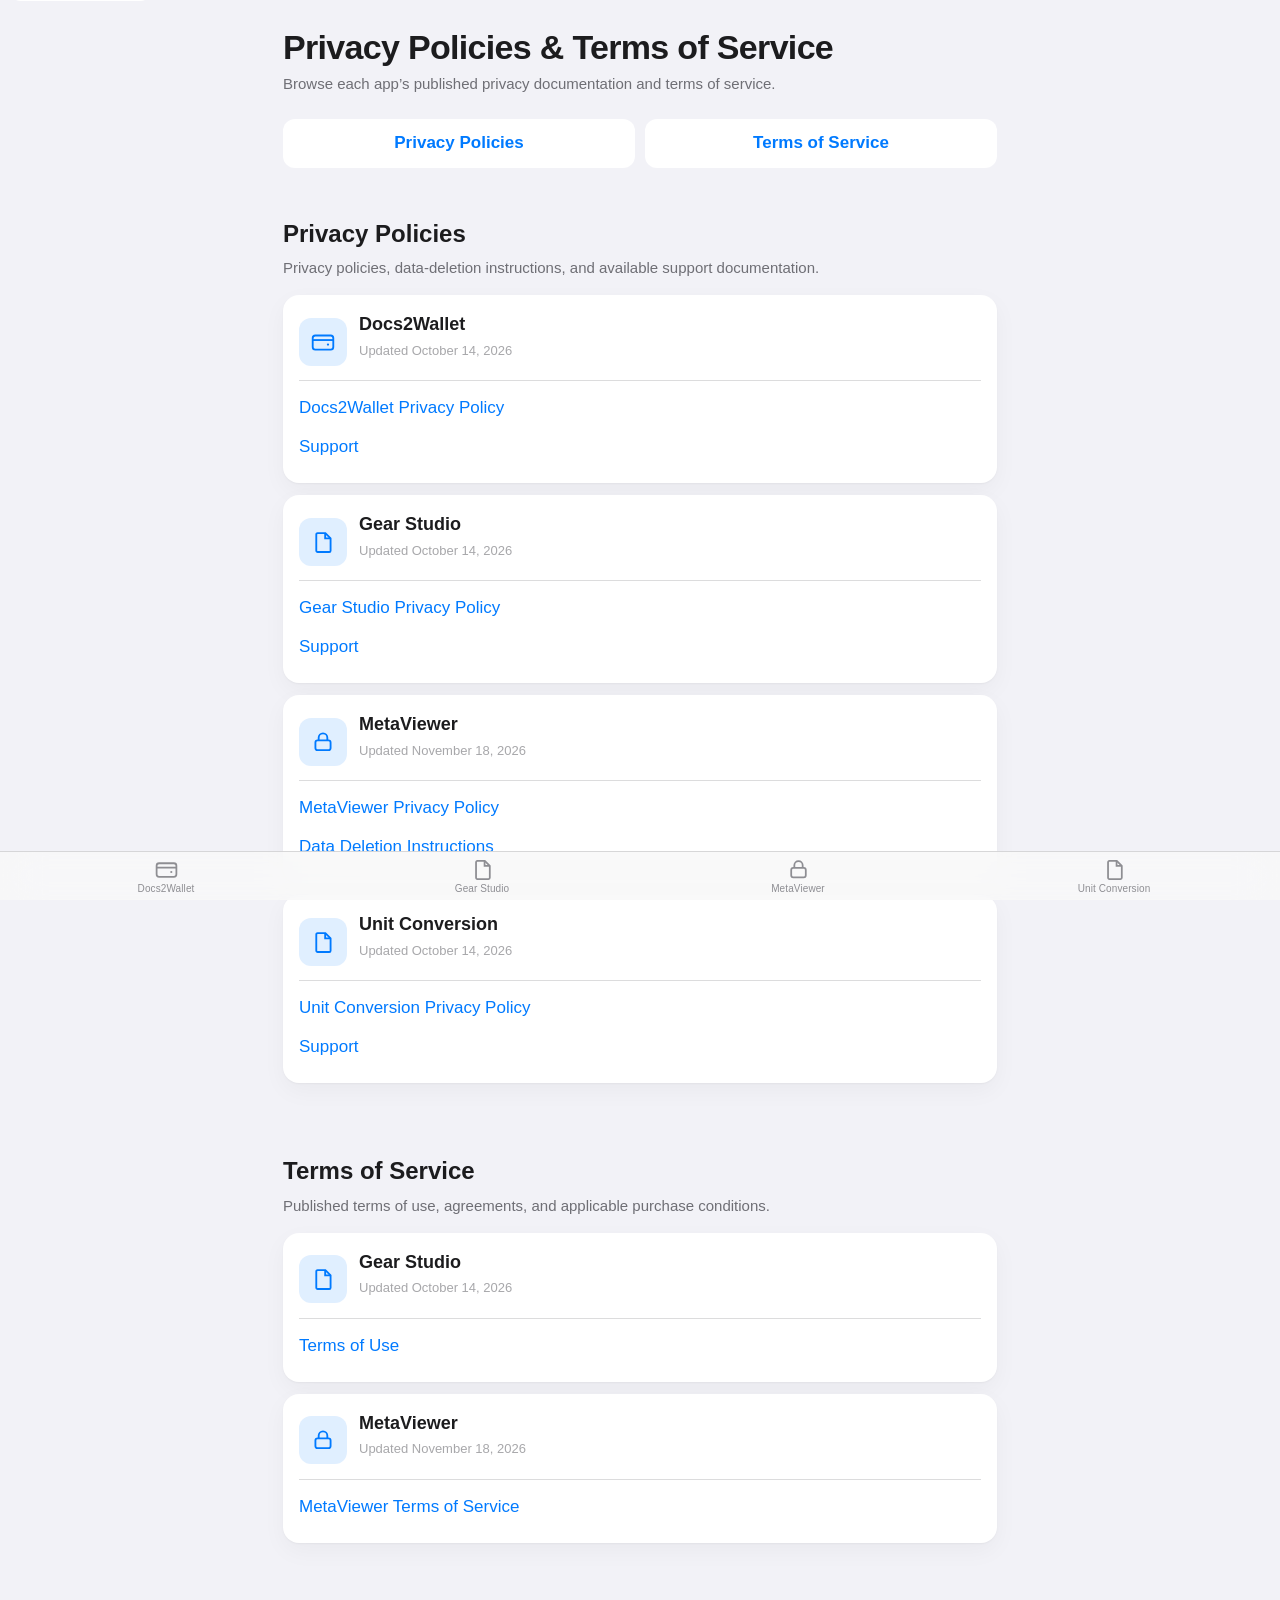
<file: index.html>
<!DOCTYPE html>
<html lang="en">
<head>
  <meta charset="utf-8">
  <meta name="viewport" content="width=device-width, initial-scale=1, viewport-fit=cover">
  <meta name="description" content="Privacy policies for apps distributed under this Apple developer account.">
  <title>Privacy Policies & Terms of Service</title>
  <link rel="icon" href="assets/favicon.svg" type="image/svg+xml">
  <link rel="stylesheet" href="assets/site.css">
</head>
<body data-view="library">
  <a class="skip" href="#library">Skip to policies</a>
  <div class="frame">
    <header class="title-block">
      <h1>Privacy Policies &amp; Terms of Service</h1>
      <p class="lede">Browse each app’s published privacy documentation and terms of service.</p>
    </header>
    <p class="status" id="library-status">Loading legal documents…</p>
    <div class="library" id="library"></div>
    <noscript>
      <div class="library">
        <a class="card" href="Docs_to_Wallet_Privacy_Policy/">
          <span>
            <span class="card-title">Docs2Wallet</span>
            <span class="card-summary">How Docs2Wallet handles your documents and the Apple pass it signs with this developer certificate.</span>
            <span class="card-meta">Updated September 29, 2026</span>
          </span>
        </a>
      </div>
    </noscript>
  </div>
  <nav class="tab-bar" id="tab-bar" aria-label="App legal documents"></nav>
  <script src="assets/site.js"></script>
</body>
</html>
</file>
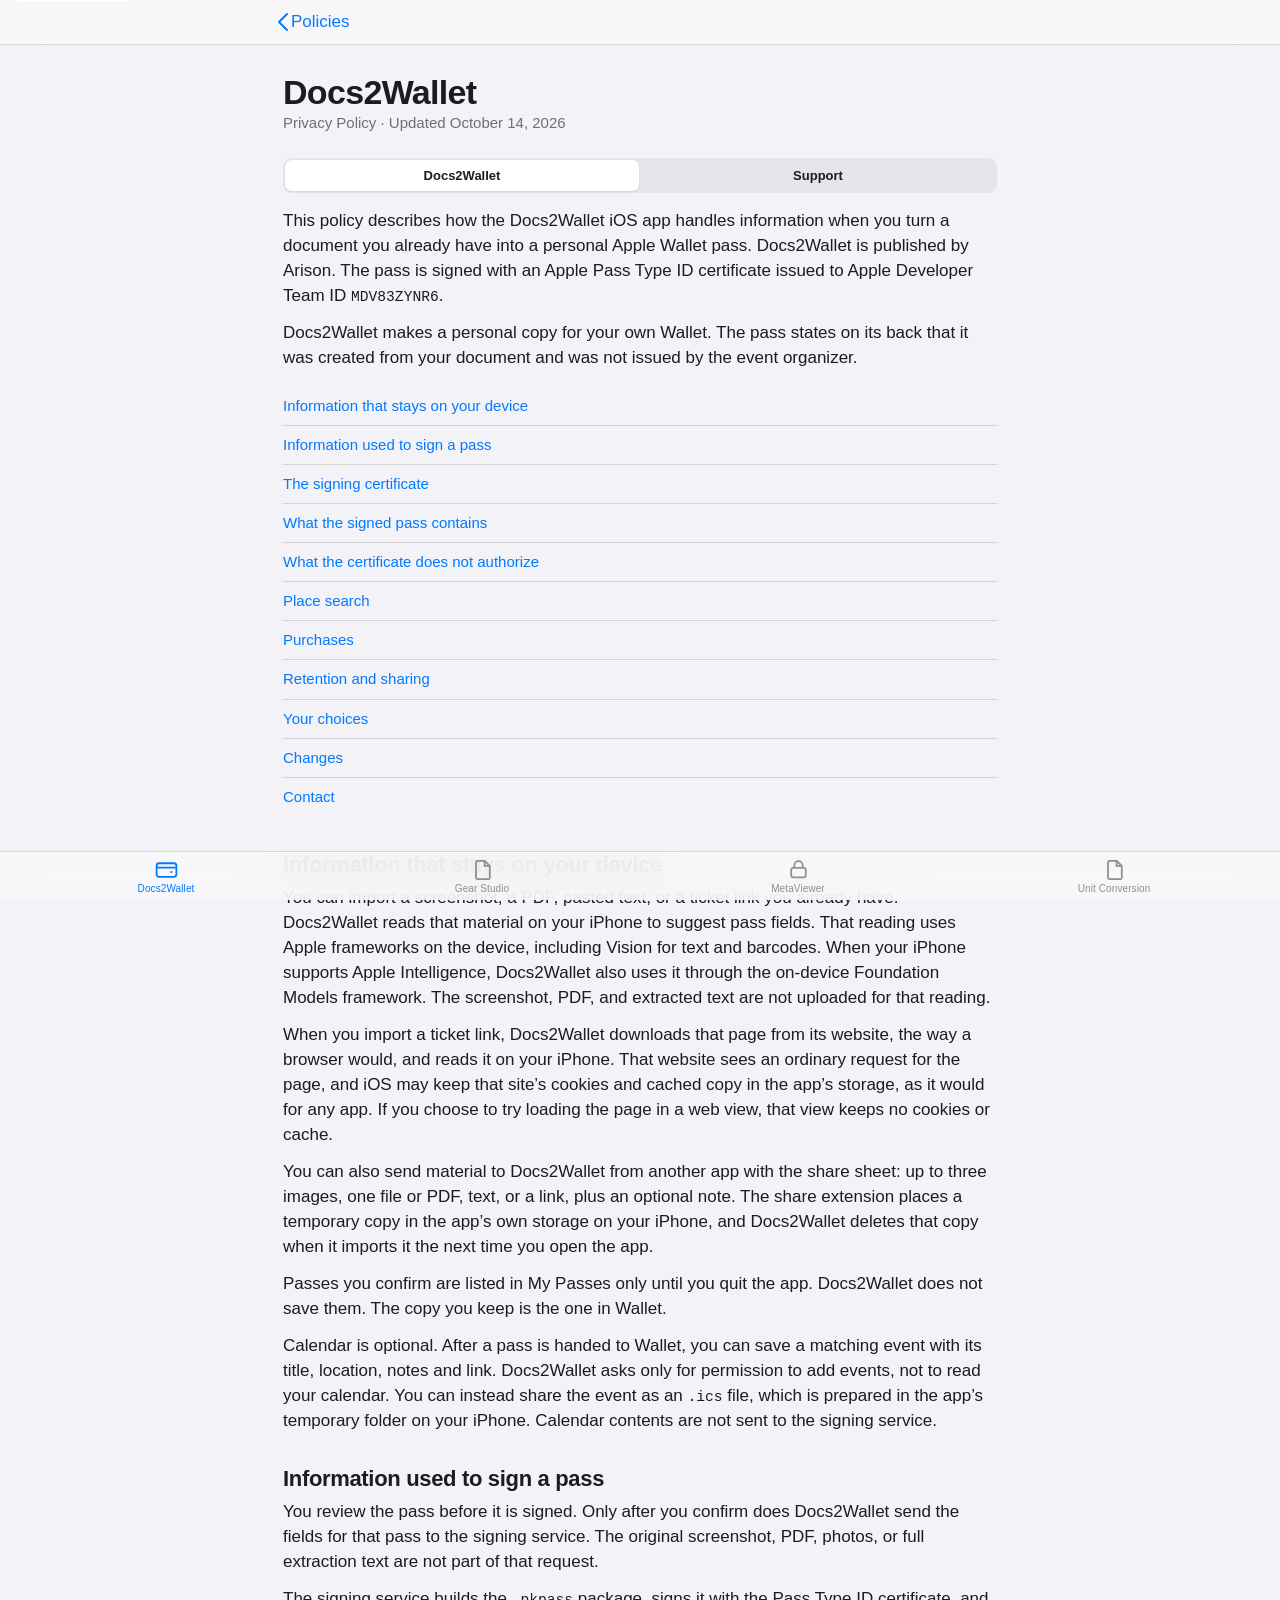
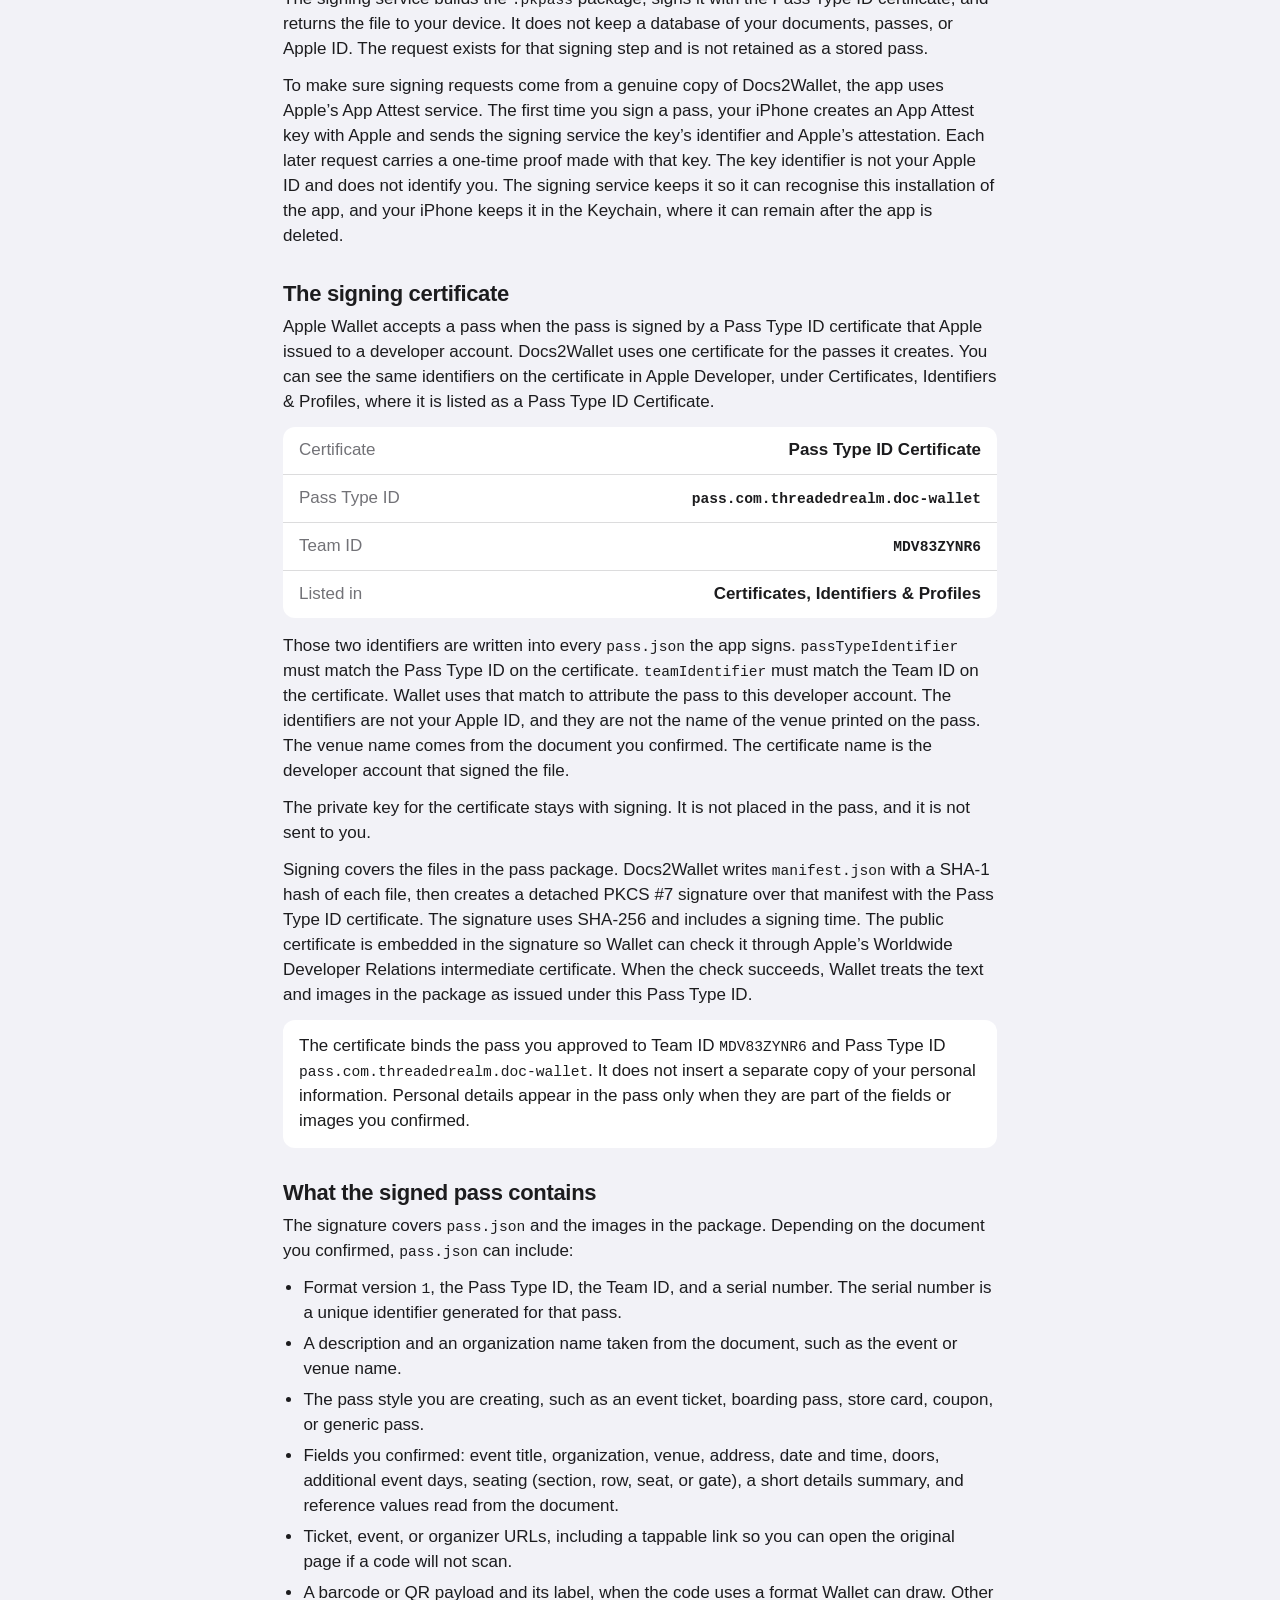
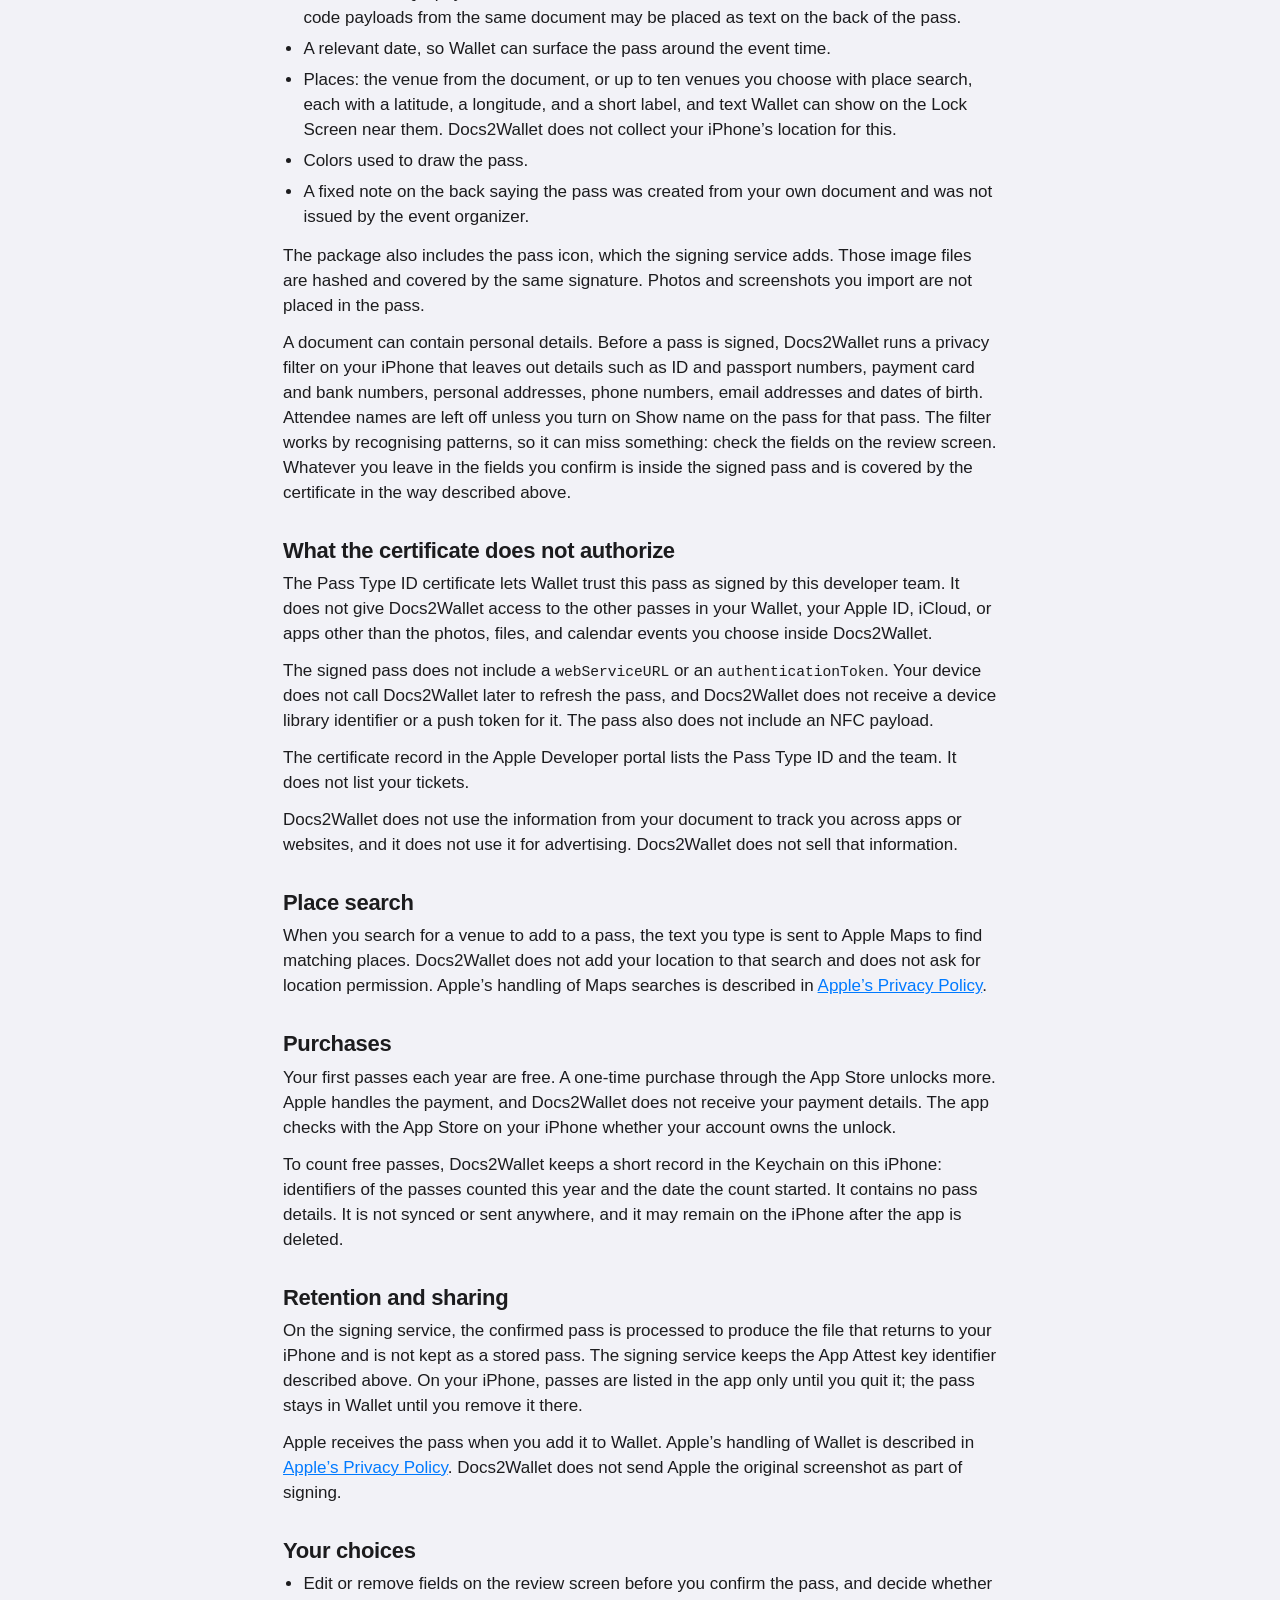
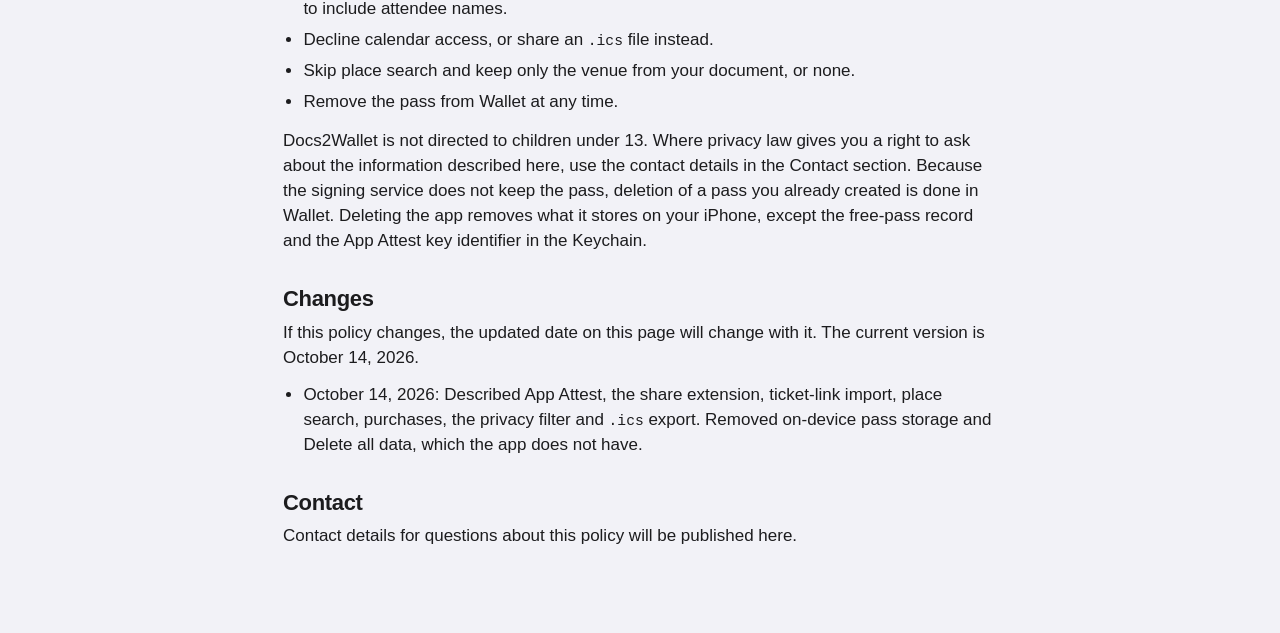
<file: Docs_to_Wallet_Privacy_Policy/index.html>
<!DOCTYPE html>
<html lang="en">
<head>
  <meta charset="utf-8">
  <meta name="viewport" content="width=device-width, initial-scale=1, viewport-fit=cover">
  <meta name="description" content="Privacy policy for Docs2Wallet, including the Apple Pass Type ID certificate used to sign passes.">
  <title>Docs2Wallet Privacy Policy</title>
  <link rel="icon" href="../assets/favicon.svg" type="image/svg+xml">
  <link rel="stylesheet" href="../assets/site.css">
</head>
<body data-view="policy" data-folder="Docs_to_Wallet_Privacy_Policy">
  <a class="skip" href="#policy">Skip to policy</a>
  <header class="toolbar">
    <div class="toolbar-row">
      <a class="back" href="../">
        <svg viewBox="0 0 12 20" aria-hidden="true"><path d="M10 2 L2 10 L10 18" fill="none" stroke="currentColor" stroke-width="2" stroke-linecap="round" stroke-linejoin="round"/></svg>
        Policies
      </a>
    </div>
  </header>
  <main class="frame policy" id="policy">
    <header class="title-block">
      <h1>Docs2Wallet</h1>
      <p class="updated">Privacy Policy · Updated October 14, 2026</p>
    </header>
    <div id="sections"></div>
    <article>
      <p>This policy describes how the Docs2Wallet iOS app handles information when you turn a document you already have into a personal Apple Wallet pass. Docs2Wallet is published by Arison. The pass is signed with an Apple Pass Type ID certificate issued to Apple Developer Team ID <code>MDV83ZYNR6</code>.</p>
      <p>Docs2Wallet makes a personal copy for your own Wallet. The pass states on its back that it was created from your document and was not issued by the event organizer.</p>

      <nav class="toc" aria-label="On this page">
        <a href="#on-device">Information that stays on your device</a>
        <a href="#signing">Information used to sign a pass</a>
        <a href="#certificate">The signing certificate</a>
        <a href="#contents">What the signed pass contains</a>
        <a href="#limits">What the certificate does not authorize</a>
        <a href="#places">Place search</a>
        <a href="#purchases">Purchases</a>
        <a href="#retention">Retention and sharing</a>
        <a href="#choices">Your choices</a>
        <a href="#changes">Changes</a>
        <a href="#contact">Contact</a>
      </nav>

      <h2 id="on-device">Information that stays on your device</h2>
      <p>You can import a screenshot, a PDF, pasted text, or a ticket link you already have. Docs2Wallet reads that material on your iPhone to suggest pass fields. That reading uses Apple frameworks on the device, including Vision for text and barcodes. When your iPhone supports Apple Intelligence, Docs2Wallet also uses it through the on-device Foundation Models framework. The screenshot, PDF, and extracted text are not uploaded for that reading.</p>
      <p>When you import a ticket link, Docs2Wallet downloads that page from its website, the way a browser would, and reads it on your iPhone. That website sees an ordinary request for the page, and iOS may keep that site’s cookies and cached copy in the app’s storage, as it would for any app. If you choose to try loading the page in a web view, that view keeps no cookies or cache.</p>
      <p>You can also send material to Docs2Wallet from another app with the share sheet: up to three images, one file or PDF, text, or a link, plus an optional note. The share extension places a temporary copy in the app’s own storage on your iPhone, and Docs2Wallet deletes that copy when it imports it the next time you open the app.</p>
      <p>Passes you confirm are listed in My Passes only until you quit the app. Docs2Wallet does not save them. The copy you keep is the one in Wallet.</p>
      <p>Calendar is optional. After a pass is handed to Wallet, you can save a matching event with its title, location, notes and link. Docs2Wallet asks only for permission to add events, not to read your calendar. You can instead share the event as an <code>.ics</code> file, which is prepared in the app’s temporary folder on your iPhone. Calendar contents are not sent to the signing service.</p>

      <h2 id="signing">Information used to sign a pass</h2>
      <p>You review the pass before it is signed. Only after you confirm does Docs2Wallet send the fields for that pass to the signing service. The original screenshot, PDF, photos, or full extraction text are not part of that request.</p>
      <p>The signing service builds the <code>.pkpass</code> package, signs it with the Pass Type ID certificate, and returns the file to your device. It does not keep a database of your documents, passes, or Apple ID. The request exists for that signing step and is not retained as a stored pass.</p>
      <p>To make sure signing requests come from a genuine copy of Docs2Wallet, the app uses Apple’s App Attest service. The first time you sign a pass, your iPhone creates an App Attest key with Apple and sends the signing service the key’s identifier and Apple’s attestation. Each later request carries a one-time proof made with that key. The key identifier is not your Apple ID and does not identify you. The signing service keeps it so it can recognise this installation of the app, and your iPhone keeps it in the Keychain, where it can remain after the app is deleted.</p>

      <h2 id="certificate">The signing certificate</h2>
      <p>Apple Wallet accepts a pass when the pass is signed by a Pass Type ID certificate that Apple issued to a developer account. Docs2Wallet uses one certificate for the passes it creates. You can see the same identifiers on the certificate in Apple Developer, under Certificates, Identifiers &amp; Profiles, where it is listed as a Pass Type ID Certificate.</p>

      <dl class="spec">
        <div>
          <dt>Certificate</dt>
          <dd>Pass Type ID Certificate</dd>
        </div>
        <div>
          <dt>Pass Type ID</dt>
          <dd><code>pass.com.threadedrealm.doc-wallet</code></dd>
        </div>
        <div>
          <dt>Team ID</dt>
          <dd><code>MDV83ZYNR6</code></dd>
        </div>
        <div>
          <dt>Listed in</dt>
          <dd>Certificates, Identifiers &amp; Profiles</dd>
        </div>
      </dl>

      <p>Those two identifiers are written into every <code>pass.json</code> the app signs. <code>passTypeIdentifier</code> must match the Pass Type ID on the certificate. <code>teamIdentifier</code> must match the Team ID on the certificate. Wallet uses that match to attribute the pass to this developer account. The identifiers are not your Apple ID, and they are not the name of the venue printed on the pass. The venue name comes from the document you confirmed. The certificate name is the developer account that signed the file.</p>
      <p>The private key for the certificate stays with signing. It is not placed in the pass, and it is not sent to you.</p>
      <p>Signing covers the files in the pass package. Docs2Wallet writes <code>manifest.json</code> with a SHA-1 hash of each file, then creates a detached PKCS #7 signature over that manifest with the Pass Type ID certificate. The signature uses SHA-256 and includes a signing time. The public certificate is embedded in the signature so Wallet can check it through Apple’s Worldwide Developer Relations intermediate certificate. When the check succeeds, Wallet treats the text and images in the package as issued under this Pass Type ID.</p>
      <div class="note">
        <p>The certificate binds the pass you approved to Team ID <code>MDV83ZYNR6</code> and Pass Type ID <code>pass.com.threadedrealm.doc-wallet</code>. It does not insert a separate copy of your personal information. Personal details appear in the pass only when they are part of the fields or images you confirmed.</p>
      </div>

      <h2 id="contents">What the signed pass contains</h2>
      <p>The signature covers <code>pass.json</code> and the images in the package. Depending on the document you confirmed, <code>pass.json</code> can include:</p>
      <ul>
        <li>Format version <code>1</code>, the Pass Type ID, the Team ID, and a serial number. The serial number is a unique identifier generated for that pass.</li>
        <li>A description and an organization name taken from the document, such as the event or venue name.</li>
        <li>The pass style you are creating, such as an event ticket, boarding pass, store card, coupon, or generic pass.</li>
        <li>Fields you confirmed: event title, organization, venue, address, date and time, doors, additional event days, seating (section, row, seat, or gate), a short details summary, and reference values read from the document.</li>
        <li>Ticket, event, or organizer URLs, including a tappable link so you can open the original page if a code will not scan.</li>
        <li>A barcode or QR payload and its label, when the code uses a format Wallet can draw. Other code payloads from the same document may be placed as text on the back of the pass.</li>
        <li>A relevant date, so Wallet can surface the pass around the event time.</li>
        <li>Places: the venue from the document, or up to ten venues you choose with place search, each with a latitude, a longitude, and a short label, and text Wallet can show on the Lock Screen near them. Docs2Wallet does not collect your iPhone’s location for this.</li>
        <li>Colors used to draw the pass.</li>
        <li>A fixed note on the back saying the pass was created from your own document and was not issued by the event organizer.</li>
      </ul>
      <p>The package also includes the pass icon, which the signing service adds. Those image files are hashed and covered by the same signature. Photos and screenshots you import are not placed in the pass.</p>
      <p>A document can contain personal details. Before a pass is signed, Docs2Wallet runs a privacy filter on your iPhone that leaves out details such as ID and passport numbers, payment card and bank numbers, personal addresses, phone numbers, email addresses and dates of birth. Attendee names are left off unless you turn on Show name on the pass for that pass. The filter works by recognising patterns, so it can miss something: check the fields on the review screen. Whatever you leave in the fields you confirm is inside the signed pass and is covered by the certificate in the way described above.</p>

      <h2 id="limits">What the certificate does not authorize</h2>
      <p>The Pass Type ID certificate lets Wallet trust this pass as signed by this developer team. It does not give Docs2Wallet access to the other passes in your Wallet, your Apple ID, iCloud, or apps other than the photos, files, and calendar events you choose inside Docs2Wallet.</p>
      <p>The signed pass does not include a <code>webServiceURL</code> or an <code>authenticationToken</code>. Your device does not call Docs2Wallet later to refresh the pass, and Docs2Wallet does not receive a device library identifier or a push token for it. The pass also does not include an NFC payload.</p>
      <p>The certificate record in the Apple Developer portal lists the Pass Type ID and the team. It does not list your tickets.</p>
      <p>Docs2Wallet does not use the information from your document to track you across apps or websites, and it does not use it for advertising. Docs2Wallet does not sell that information.</p>

      <h2 id="places">Place search</h2>
      <p>When you search for a venue to add to a pass, the text you type is sent to Apple Maps to find matching places. Docs2Wallet does not add your location to that search and does not ask for location permission. Apple’s handling of Maps searches is described in <a href="https://www.apple.com/legal/privacy/">Apple’s Privacy Policy</a>.</p>

      <h2 id="purchases">Purchases</h2>
      <p>Your first passes each year are free. A one-time purchase through the App Store unlocks more. Apple handles the payment, and Docs2Wallet does not receive your payment details. The app checks with the App Store on your iPhone whether your account owns the unlock.</p>
      <p>To count free passes, Docs2Wallet keeps a short record in the Keychain on this iPhone: identifiers of the passes counted this year and the date the count started. It contains no pass details. It is not synced or sent anywhere, and it may remain on the iPhone after the app is deleted.</p>

      <h2 id="retention">Retention and sharing</h2>
      <p>On the signing service, the confirmed pass is processed to produce the file that returns to your iPhone and is not kept as a stored pass. The signing service keeps the App Attest key identifier described above. On your iPhone, passes are listed in the app only until you quit it; the pass stays in Wallet until you remove it there.</p>
      <p>Apple receives the pass when you add it to Wallet. Apple’s handling of Wallet is described in <a href="https://www.apple.com/legal/privacy/">Apple’s Privacy Policy</a>. Docs2Wallet does not send Apple the original screenshot as part of signing.</p>

      <h2 id="choices">Your choices</h2>
      <ul>
        <li>Edit or remove fields on the review screen before you confirm the pass, and decide whether to include attendee names.</li>
        <li>Decline calendar access, or share an <code>.ics</code> file instead.</li>
        <li>Skip place search and keep only the venue from your document, or none.</li>
        <li>Remove the pass from Wallet at any time.</li>
      </ul>
      <p>Docs2Wallet is not directed to children under 13. Where privacy law gives you a right to ask about the information described here, use the contact details in the Contact section. Because the signing service does not keep the pass, deletion of a pass you already created is done in Wallet. Deleting the app removes what it stores on your iPhone, except the free-pass record and the App Attest key identifier in the Keychain.</p>

      <h2 id="changes">Changes</h2>
      <p>If this policy changes, the updated date on this page will change with it. The current version is October 14, 2026.</p>
      <ul>
        <li>October 14, 2026: Described App Attest, the share extension, ticket-link import, place search, purchases, the privacy filter and <code>.ics</code> export. Removed on-device pass storage and Delete all data, which the app does not have.</li>
      </ul>

      <h2 id="contact">Contact</h2>
      <p>Contact details for questions about this policy will be published here.</p>
    </article>
  </main>
  <nav class="tab-bar" id="tab-bar" aria-label="Privacy policies"></nav>
  <script src="../assets/site.js"></script>
</body>
</html>
</file>
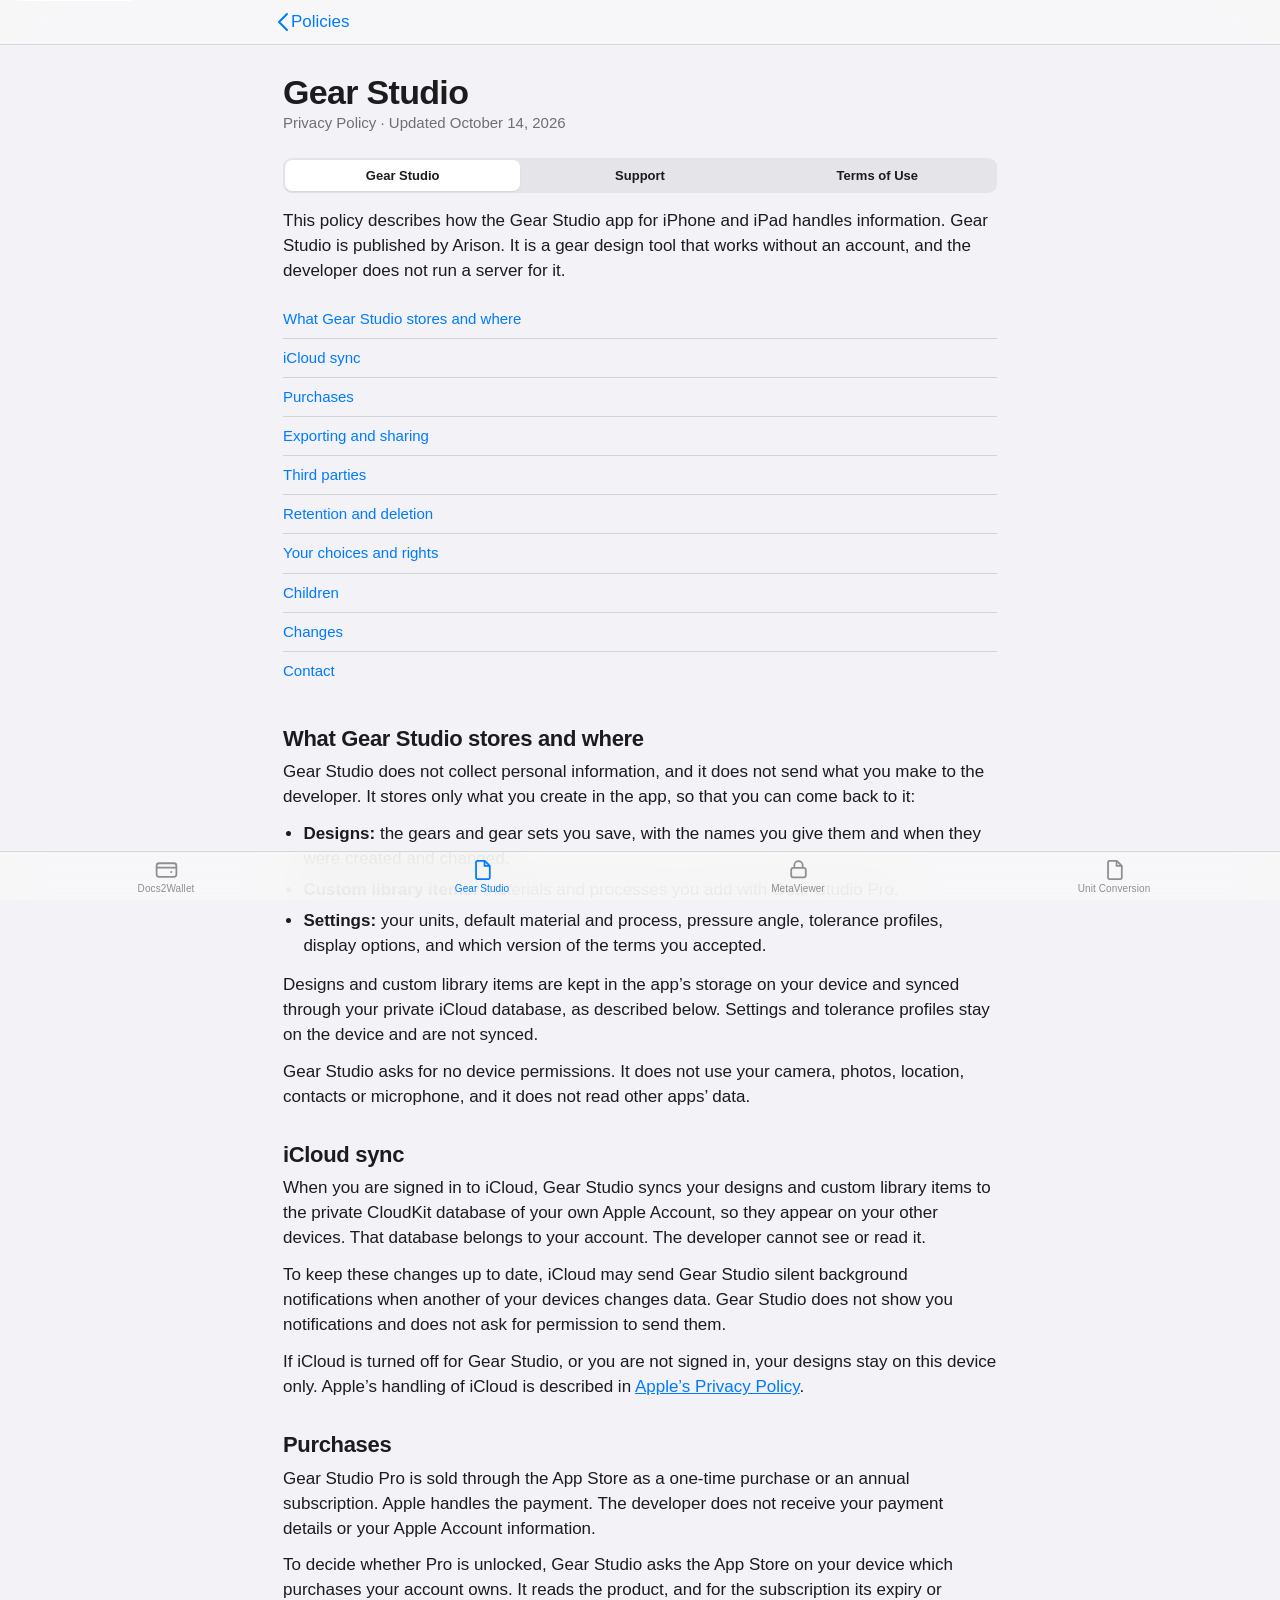
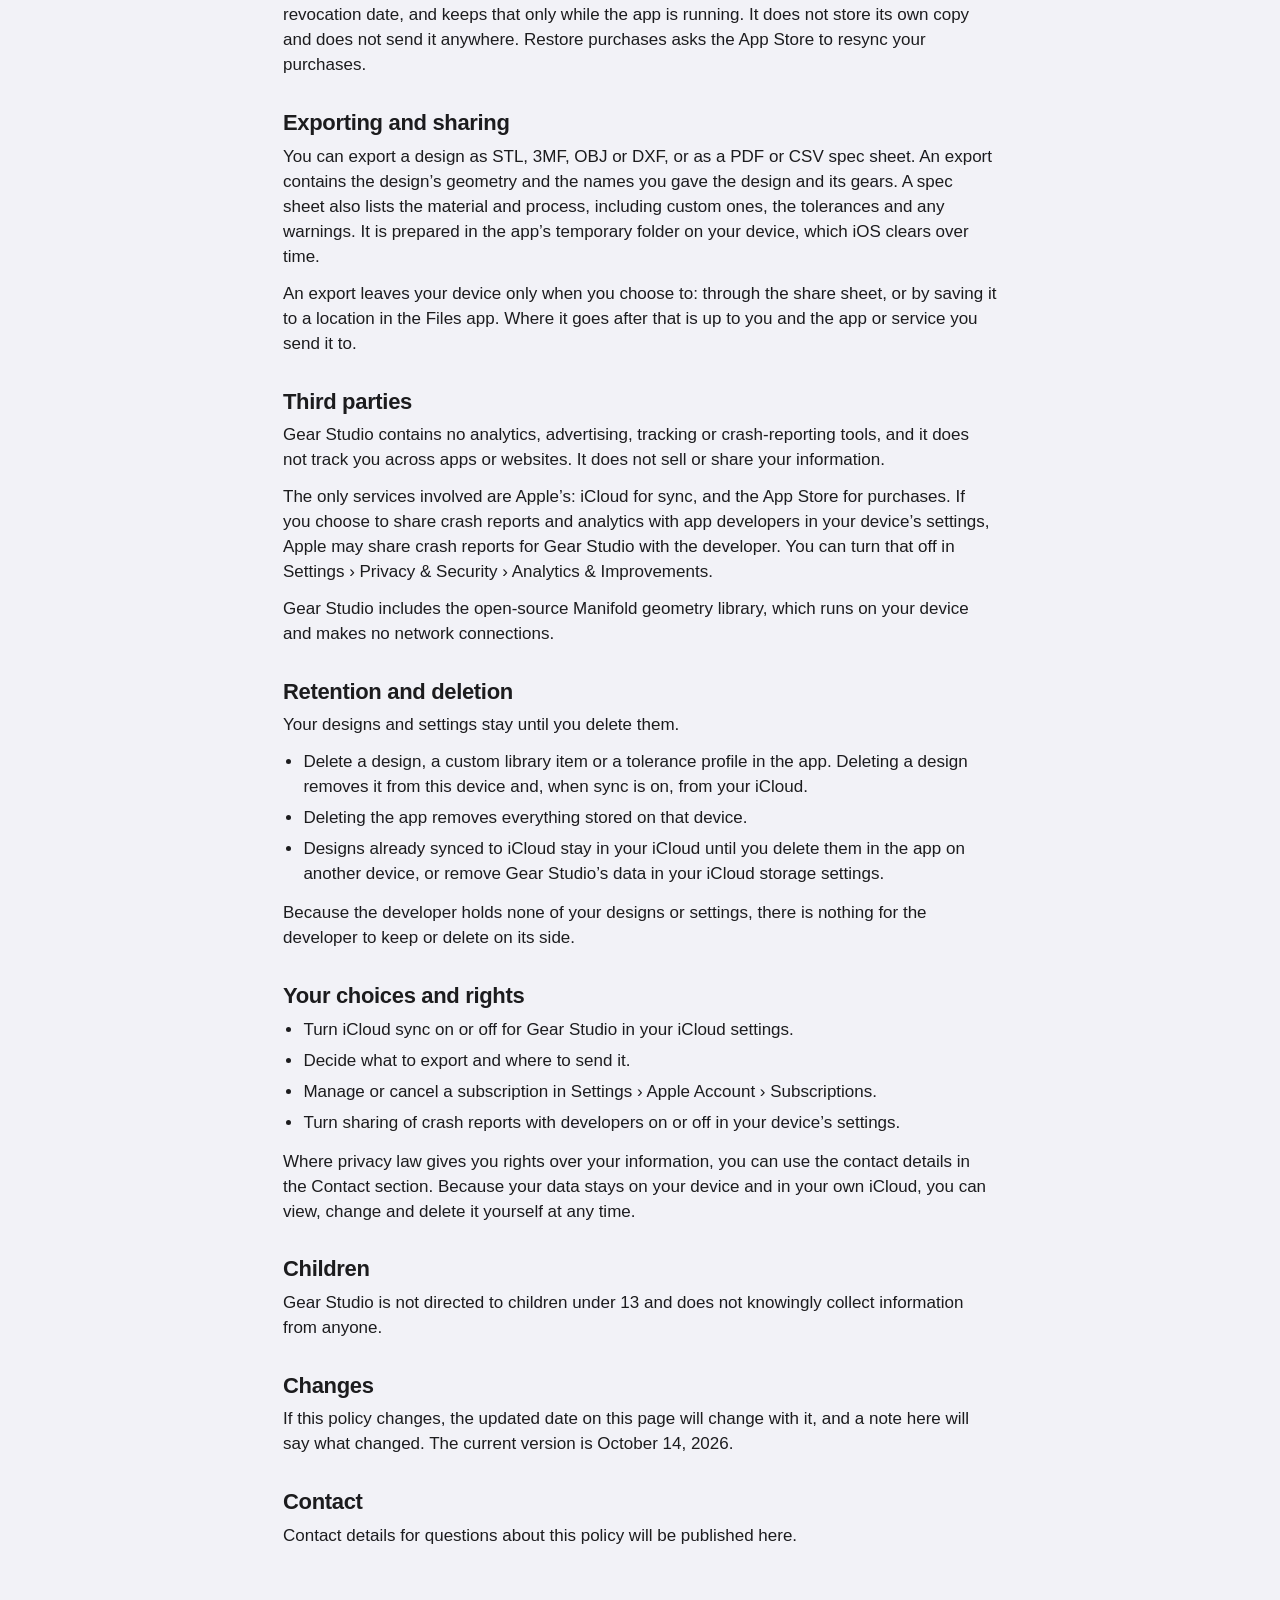
<file: Gear_Studio_Privacy_Policy/index.html>
<!DOCTYPE html>
<html lang="en">
<head>
  <meta charset="utf-8">
  <meta name="viewport" content="width=device-width, initial-scale=1, viewport-fit=cover">
  <meta name="description" content="Privacy policy for Gear Studio: designs stay on your device and in your private iCloud, with no accounts, analytics or tracking.">
  <title>Gear Studio Privacy Policy</title>
  <link rel="icon" href="../assets/favicon.svg" type="image/svg+xml">
  <link rel="stylesheet" href="../assets/site.css">
</head>
<body data-view="policy" data-folder="Gear_Studio_Privacy_Policy">
  <a class="skip" href="#policy">Skip to policy</a>
  <header class="toolbar">
    <div class="toolbar-row">
      <a class="back" href="../">
        <svg viewBox="0 0 12 20" aria-hidden="true"><path d="M10 2 L2 10 L10 18" fill="none" stroke="currentColor" stroke-width="2" stroke-linecap="round" stroke-linejoin="round"/></svg>
        Policies
      </a>
    </div>
  </header>
  <main class="frame policy" id="policy">
    <header class="title-block">
      <h1>Gear Studio</h1>
      <p class="updated">Privacy Policy · Updated October 14, 2026</p>
    </header>
    <div id="sections"></div>
    <article>
      <p>This policy describes how the Gear Studio app for iPhone and iPad handles information. Gear Studio is published by Arison. It is a gear design tool that works without an account, and the developer does not run a server for it.</p>

      <nav class="toc" aria-label="On this page">
        <a href="#collect">What Gear Studio stores and where</a>
        <a href="#icloud">iCloud sync</a>
        <a href="#purchases">Purchases</a>
        <a href="#export">Exporting and sharing</a>
        <a href="#third-parties">Third parties</a>
        <a href="#retention">Retention and deletion</a>
        <a href="#choices">Your choices and rights</a>
        <a href="#children">Children</a>
        <a href="#changes">Changes</a>
        <a href="#contact">Contact</a>
      </nav>

      <h2 id="collect">What Gear Studio stores and where</h2>
      <p>Gear Studio does not collect personal information, and it does not send what you make to the developer. It stores only what you create in the app, so that you can come back to it:</p>
      <ul>
        <li><strong>Designs:</strong> the gears and gear sets you save, with the names you give them and when they were created and changed.</li>
        <li><strong>Custom library items:</strong> materials and processes you add with Gear Studio Pro.</li>
        <li><strong>Settings:</strong> your units, default material and process, pressure angle, tolerance profiles, display options, and which version of the terms you accepted.</li>
      </ul>
      <p>Designs and custom library items are kept in the app’s storage on your device and synced through your private iCloud database, as described below. Settings and tolerance profiles stay on the device and are not synced.</p>
      <p>Gear Studio asks for no device permissions. It does not use your camera, photos, location, contacts or microphone, and it does not read other apps’ data.</p>

      <h2 id="icloud">iCloud sync</h2>
      <p>When you are signed in to iCloud, Gear Studio syncs your designs and custom library items to the private CloudKit database of your own Apple Account, so they appear on your other devices. That database belongs to your account. The developer cannot see or read it.</p>
      <p>To keep these changes up to date, iCloud may send Gear Studio silent background notifications when another of your devices changes data. Gear Studio does not show you notifications and does not ask for permission to send them.</p>
      <p>If iCloud is turned off for Gear Studio, or you are not signed in, your designs stay on this device only. Apple’s handling of iCloud is described in <a href="https://www.apple.com/legal/privacy/">Apple’s Privacy Policy</a>.</p>

      <h2 id="purchases">Purchases</h2>
      <p>Gear Studio Pro is sold through the App Store as a one-time purchase or an annual subscription. Apple handles the payment. The developer does not receive your payment details or your Apple Account information.</p>
      <p>To decide whether Pro is unlocked, Gear Studio asks the App Store on your device which purchases your account owns. It reads the product, and for the subscription its expiry or revocation date, and keeps that only while the app is running. It does not store its own copy and does not send it anywhere. Restore purchases asks the App Store to resync your purchases.</p>

      <h2 id="export">Exporting and sharing</h2>
      <p>You can export a design as STL, 3MF, OBJ or DXF, or as a PDF or CSV spec sheet. An export contains the design’s geometry and the names you gave the design and its gears. A spec sheet also lists the material and process, including custom ones, the tolerances and any warnings. It is prepared in the app’s temporary folder on your device, which iOS clears over time.</p>
      <p>An export leaves your device only when you choose to: through the share sheet, or by saving it to a location in the Files app. Where it goes after that is up to you and the app or service you send it to.</p>

      <h2 id="third-parties">Third parties</h2>
      <p>Gear Studio contains no analytics, advertising, tracking or crash-reporting tools, and it does not track you across apps or websites. It does not sell or share your information.</p>
      <p>The only services involved are Apple’s: iCloud for sync, and the App Store for purchases. If you choose to share crash reports and analytics with app developers in your device’s settings, Apple may share crash reports for Gear Studio with the developer. You can turn that off in Settings › Privacy &amp; Security › Analytics &amp; Improvements.</p>
      <p>Gear Studio includes the open-source Manifold geometry library, which runs on your device and makes no network connections.</p>

      <h2 id="retention">Retention and deletion</h2>
      <p>Your designs and settings stay until you delete them.</p>
      <ul>
        <li>Delete a design, a custom library item or a tolerance profile in the app. Deleting a design removes it from this device and, when sync is on, from your iCloud.</li>
        <li>Deleting the app removes everything stored on that device.</li>
        <li>Designs already synced to iCloud stay in your iCloud until you delete them in the app on another device, or remove Gear Studio’s data in your iCloud storage settings.</li>
      </ul>
      <p>Because the developer holds none of your designs or settings, there is nothing for the developer to keep or delete on its side.</p>

      <h2 id="choices">Your choices and rights</h2>
      <ul>
        <li>Turn iCloud sync on or off for Gear Studio in your iCloud settings.</li>
        <li>Decide what to export and where to send it.</li>
        <li>Manage or cancel a subscription in Settings › Apple Account › Subscriptions.</li>
        <li>Turn sharing of crash reports with developers on or off in your device’s settings.</li>
      </ul>
      <p>Where privacy law gives you rights over your information, you can use the contact details in the Contact section. Because your data stays on your device and in your own iCloud, you can view, change and delete it yourself at any time.</p>

      <h2 id="children">Children</h2>
      <p>Gear Studio is not directed to children under 13 and does not knowingly collect information from anyone.</p>

      <h2 id="changes">Changes</h2>
      <p>If this policy changes, the updated date on this page will change with it, and a note here will say what changed. The current version is October 14, 2026.</p>

      <h2 id="contact">Contact</h2>
      <p>Contact details for questions about this policy will be published here.</p>
    </article>
  </main>
  <nav class="tab-bar" id="tab-bar" aria-label="Privacy policies"></nav>
  <script src="../assets/site.js"></script>
</body>
</html>
</file>
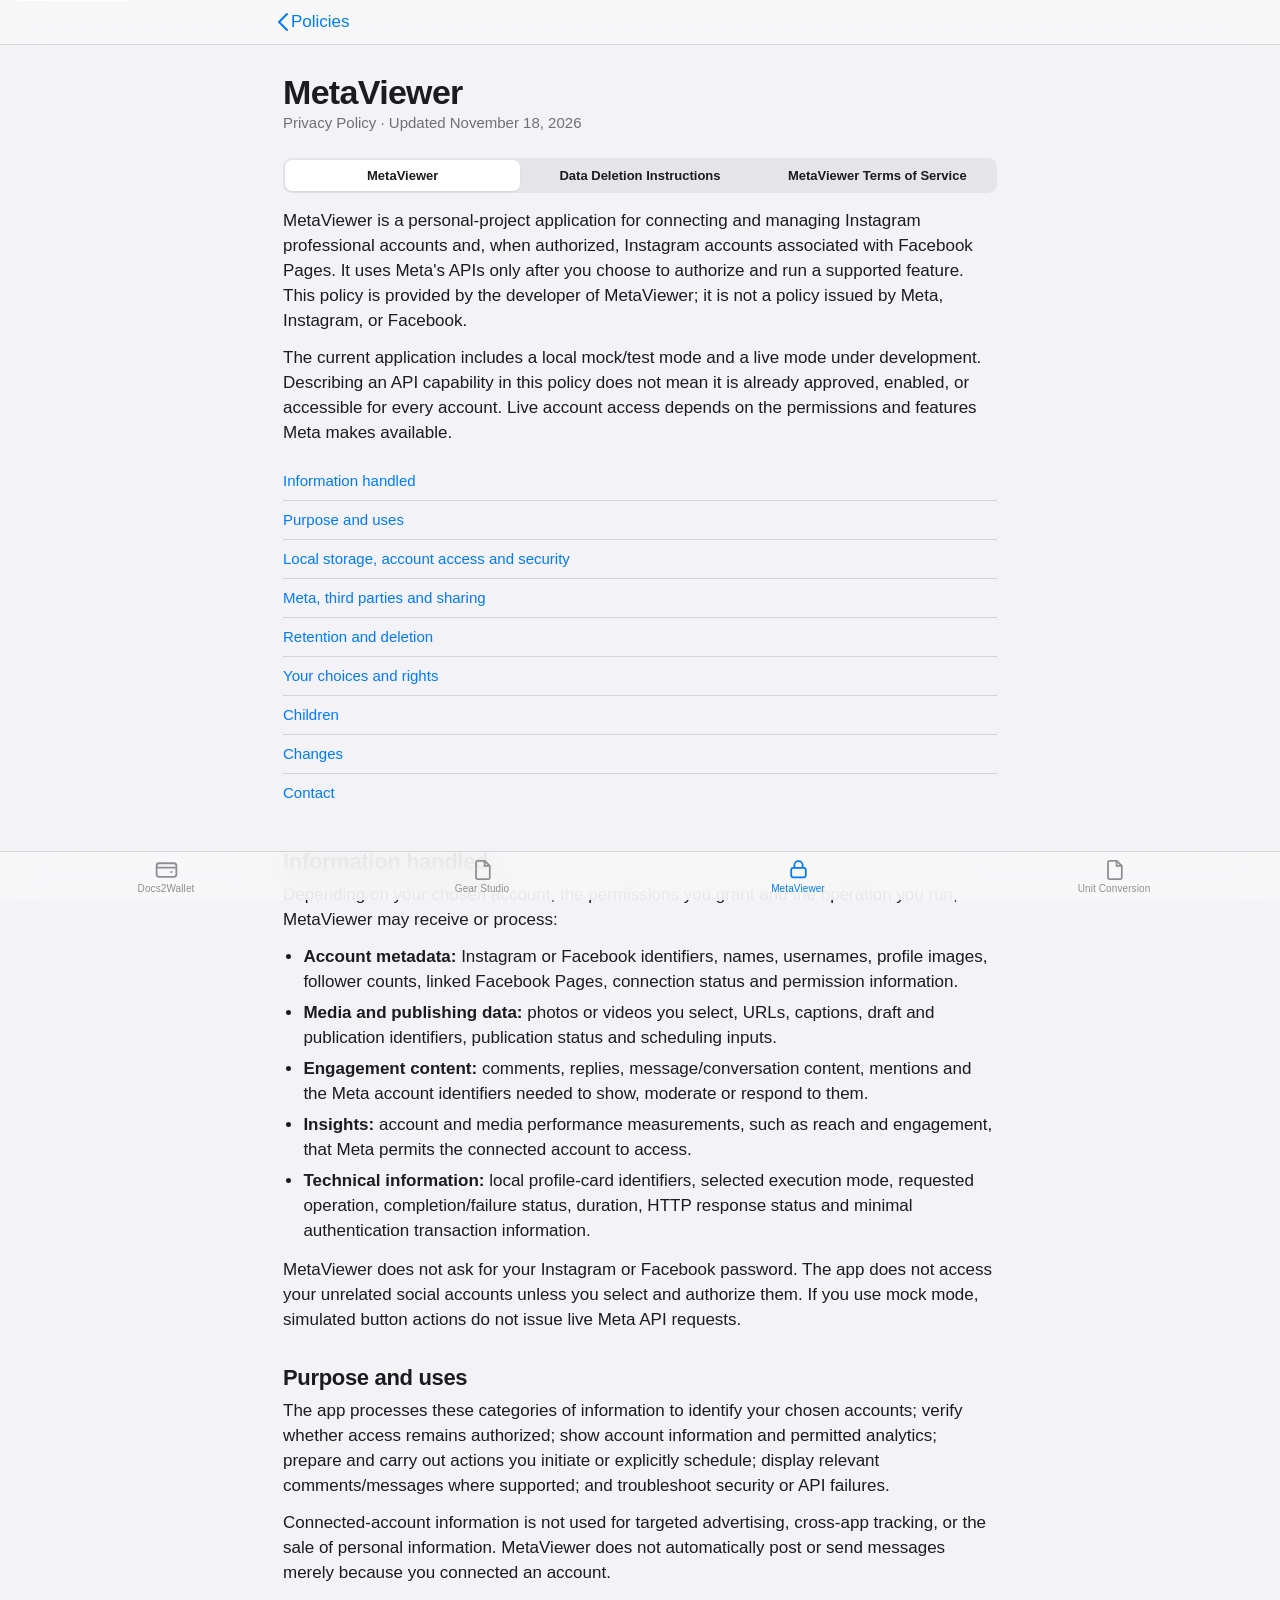
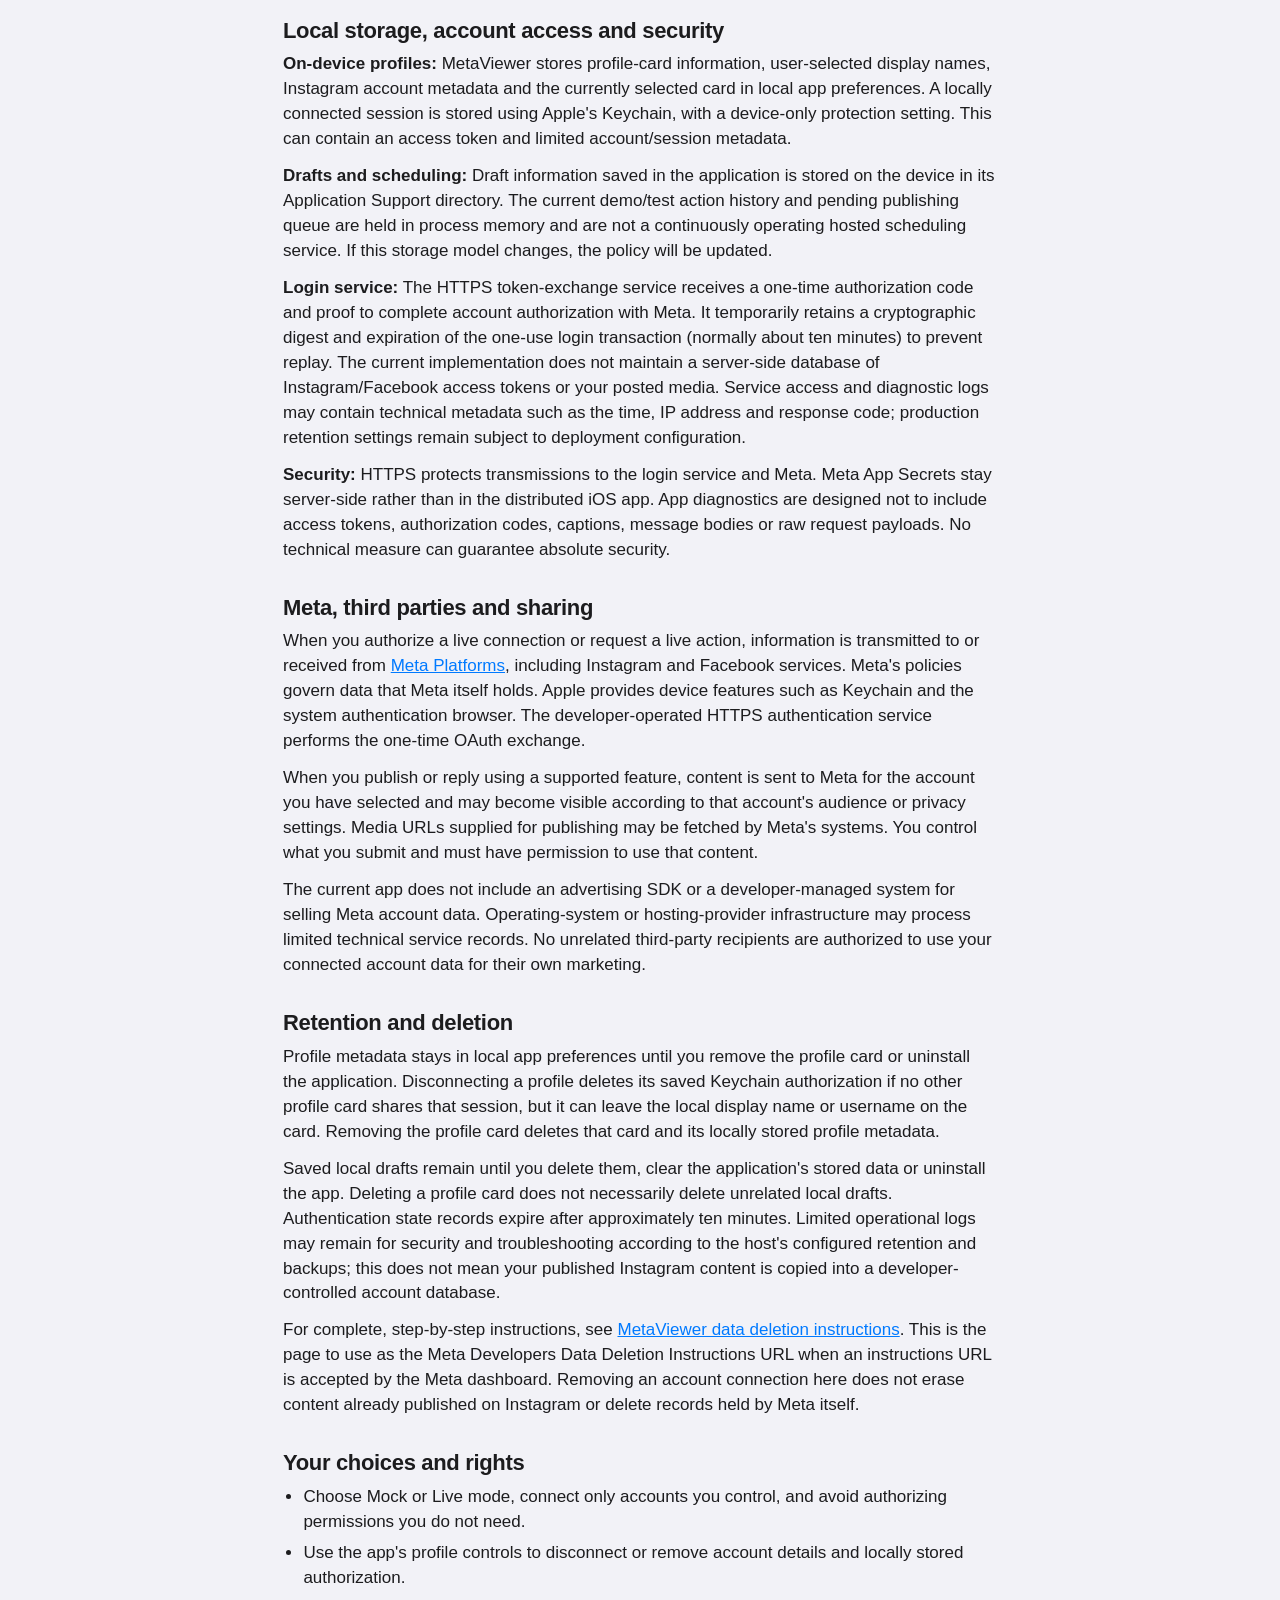
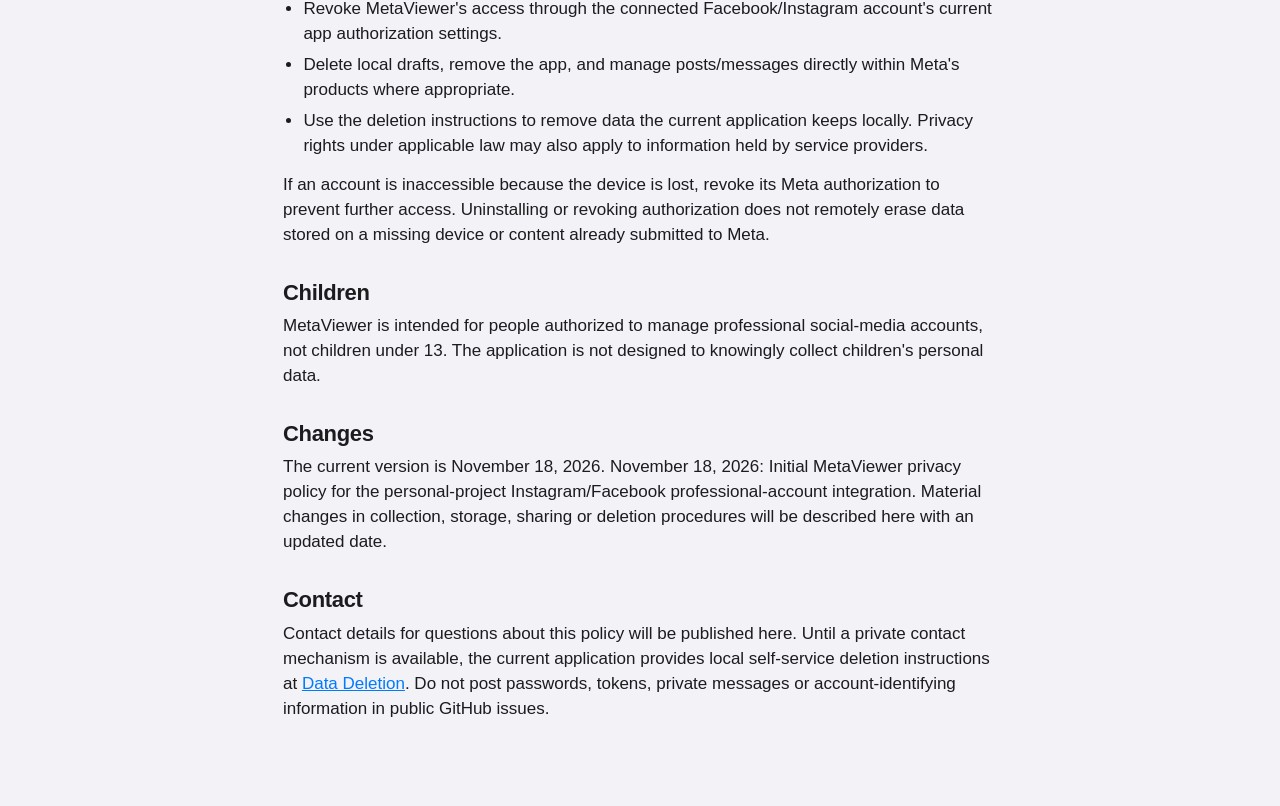
<file: MetaViewer_Privacy_Policy/index.html>
<!DOCTYPE html>
<html lang="en">
<head>
  <meta charset="utf-8">
  <meta name="viewport" content="width=device-width, initial-scale=1, viewport-fit=cover">
  <meta name="description" content="MetaViewer privacy policy for the Instagram and Facebook professional-account integrations using Meta APIs.">
  <title>MetaViewer Privacy Policy</title>
  <link rel="icon" href="../assets/favicon.svg" type="image/svg+xml">
  <link rel="stylesheet" href="../assets/site.css">
</head>
<body data-view="policy" data-folder="MetaViewer_Privacy_Policy">
  <a class="skip" href="#policy">Skip to policy</a>
  <header class="toolbar"><div class="toolbar-row">
    <a class="back" href="../"><svg viewBox="0 0 12 20" aria-hidden="true"><path d="M10 2 L2 10 L10 18" fill="none" stroke="currentColor" stroke-width="2" stroke-linecap="round" stroke-linejoin="round"/></svg>Policies</a>
  </div></header>
  <main class="frame policy" id="policy">
    <header class="title-block"><h1>MetaViewer</h1>
      <p class="updated">Privacy Policy · Updated November 18, 2026</p>
    </header>
    <div id="sections"></div>
    <article>
      <p>MetaViewer is a personal-project application for connecting and managing Instagram professional accounts and, when authorized, Instagram accounts associated with Facebook Pages. It uses Meta's APIs only after you choose to authorize and run a supported feature. This policy is provided by the developer of MetaViewer; it is not a policy issued by Meta, Instagram, or Facebook.</p>
      <p>The current application includes a local mock/test mode and a live mode under development. Describing an API capability in this policy does not mean it is already approved, enabled, or accessible for every account. Live account access depends on the permissions and features Meta makes available.</p>
      <nav class="toc" aria-label="On this page">
        <a href="#data">Information handled</a>
        <a href="#purpose">Purpose and uses</a>
        <a href="#storage">Local storage, account access and security</a>
        <a href="#sharing">Meta, third parties and sharing</a>
        <a href="#retention">Retention and deletion</a>
        <a href="#rights">Your choices and rights</a>
        <a href="#children">Children</a>
        <a href="#changes">Changes</a>
        <a href="#contact">Contact</a>
      </nav>
      <h2 id="data">Information handled</h2>
      <p>Depending on your chosen account, the permissions you grant and the operation you run, MetaViewer may receive or process:</p>
      <ul>
        <li><strong>Account metadata:</strong> Instagram or Facebook identifiers, names, usernames, profile images, follower counts, linked Facebook Pages, connection status and permission information.</li>
        <li><strong>Media and publishing data:</strong> photos or videos you select, URLs, captions, draft and publication identifiers, publication status and scheduling inputs.</li>
        <li><strong>Engagement content:</strong> comments, replies, message/conversation content, mentions and the Meta account identifiers needed to show, moderate or respond to them.</li>
        <li><strong>Insights:</strong> account and media performance measurements, such as reach and engagement, that Meta permits the connected account to access.</li>
        <li><strong>Technical information:</strong> local profile-card identifiers, selected execution mode, requested operation, completion/failure status, duration, HTTP response status and minimal authentication transaction information.</li>
      </ul>
      <p>MetaViewer does not ask for your Instagram or Facebook password. The app does not access your unrelated social accounts unless you select and authorize them. If you use mock mode, simulated button actions do not issue live Meta API requests.</p>

      <h2 id="purpose">Purpose and uses</h2>
      <p>The app processes these categories of information to identify your chosen accounts; verify whether access remains authorized; show account information and permitted analytics; prepare and carry out actions you initiate or explicitly schedule; display relevant comments/messages where supported; and troubleshoot security or API failures.</p>
      <p>Connected-account information is not used for targeted advertising, cross-app tracking, or the sale of personal information. MetaViewer does not automatically post or send messages merely because you connected an account.</p>

      <h2 id="storage">Local storage, account access and security</h2>
      <p><strong>On-device profiles:</strong> MetaViewer stores profile-card information, user-selected display names, Instagram account metadata and the currently selected card in local app preferences. A locally connected session is stored using Apple's Keychain, with a device-only protection setting. This can contain an access token and limited account/session metadata.</p>
      <p><strong>Drafts and scheduling:</strong> Draft information saved in the application is stored on the device in its Application Support directory. The current demo/test action history and pending publishing queue are held in process memory and are not a continuously operating hosted scheduling service. If this storage model changes, the policy will be updated.</p>
      <p><strong>Login service:</strong> The HTTPS token-exchange service receives a one-time authorization code and proof to complete account authorization with Meta. It temporarily retains a cryptographic digest and expiration of the one-use login transaction (normally about ten minutes) to prevent replay. The current implementation does not maintain a server-side database of Instagram/Facebook access tokens or your posted media. Service access and diagnostic logs may contain technical metadata such as the time, IP address and response code; production retention settings remain subject to deployment configuration.</p>
      <p><strong>Security:</strong> HTTPS protects transmissions to the login service and Meta. Meta App Secrets stay server-side rather than in the distributed iOS app. App diagnostics are designed not to include access tokens, authorization codes, captions, message bodies or raw request payloads. No technical measure can guarantee absolute security.</p>

      <h2 id="sharing">Meta, third parties and sharing</h2>
      <p>When you authorize a live connection or request a live action, information is transmitted to or received from <a href="https://www.meta.com/privacy/policy/">Meta Platforms</a>, including Instagram and Facebook services. Meta's policies govern data that Meta itself holds. Apple provides device features such as Keychain and the system authentication browser. The developer-operated HTTPS authentication service performs the one-time OAuth exchange.</p>
      <p>When you publish or reply using a supported feature, content is sent to Meta for the account you have selected and may become visible according to that account's audience or privacy settings. Media URLs supplied for publishing may be fetched by Meta's systems. You control what you submit and must have permission to use that content.</p>
      <p>The current app does not include an advertising SDK or a developer-managed system for selling Meta account data. Operating-system or hosting-provider infrastructure may process limited technical service records. No unrelated third-party recipients are authorized to use your connected account data for their own marketing.</p>

      <h2 id="retention">Retention and deletion</h2>
      <p>Profile metadata stays in local app preferences until you remove the profile card or uninstall the application. Disconnecting a profile deletes its saved Keychain authorization if no other profile card shares that session, but it can leave the local display name or username on the card. Removing the profile card deletes that card and its locally stored profile metadata.</p>
      <p>Saved local drafts remain until you delete them, clear the application's stored data or uninstall the app. Deleting a profile card does not necessarily delete unrelated local drafts. Authentication state records expire after approximately ten minutes. Limited operational logs may remain for security and troubleshooting according to the host's configured retention and backups; this does not mean your published Instagram content is copied into a developer-controlled account database.</p>
      <p>For complete, step-by-step instructions, see <a href="data-deletion.html">MetaViewer data deletion instructions</a>. This is the page to use as the Meta Developers Data Deletion Instructions URL when an instructions URL is accepted by the Meta dashboard. Removing an account connection here does not erase content already published on Instagram or delete records held by Meta itself.</p>

      <h2 id="rights">Your choices and rights</h2>
      <ul>
        <li>Choose Mock or Live mode, connect only accounts you control, and avoid authorizing permissions you do not need.</li>
        <li>Use the app's profile controls to disconnect or remove account details and locally stored authorization.</li>
        <li>Revoke MetaViewer's access through the connected Facebook/Instagram account's current app authorization settings.</li>
        <li>Delete local drafts, remove the app, and manage posts/messages directly within Meta's products where appropriate.</li>
        <li>Use the deletion instructions to remove data the current application keeps locally. Privacy rights under applicable law may also apply to information held by service providers.</li>
      </ul>
      <p>If an account is inaccessible because the device is lost, revoke its Meta authorization to prevent further access. Uninstalling or revoking authorization does not remotely erase data stored on a missing device or content already submitted to Meta.</p>

      <h2 id="children">Children</h2>
      <p>MetaViewer is intended for people authorized to manage professional social-media accounts, not children under 13. The application is not designed to knowingly collect children's personal data.</p>

      <h2 id="changes">Changes</h2>
      <p>The current version is November 18, 2026. November 18, 2026: Initial MetaViewer privacy policy for the personal-project Instagram/Facebook professional-account integration. Material changes in collection, storage, sharing or deletion procedures will be described here with an updated date.</p>

      <h2 id="contact">Contact</h2>
      <p>Contact details for questions about this policy will be published here. Until a private contact mechanism is available, the current application provides local self-service deletion instructions at <a href="data-deletion.html">Data Deletion</a>. Do not post passwords, tokens, private messages or account-identifying information in public GitHub issues.</p>
    </article>
  </main>
  <nav class="tab-bar" id="tab-bar" aria-label="Privacy policies"></nav>
  <script src="../assets/site.js"></script>
</body>
</html>
</file>
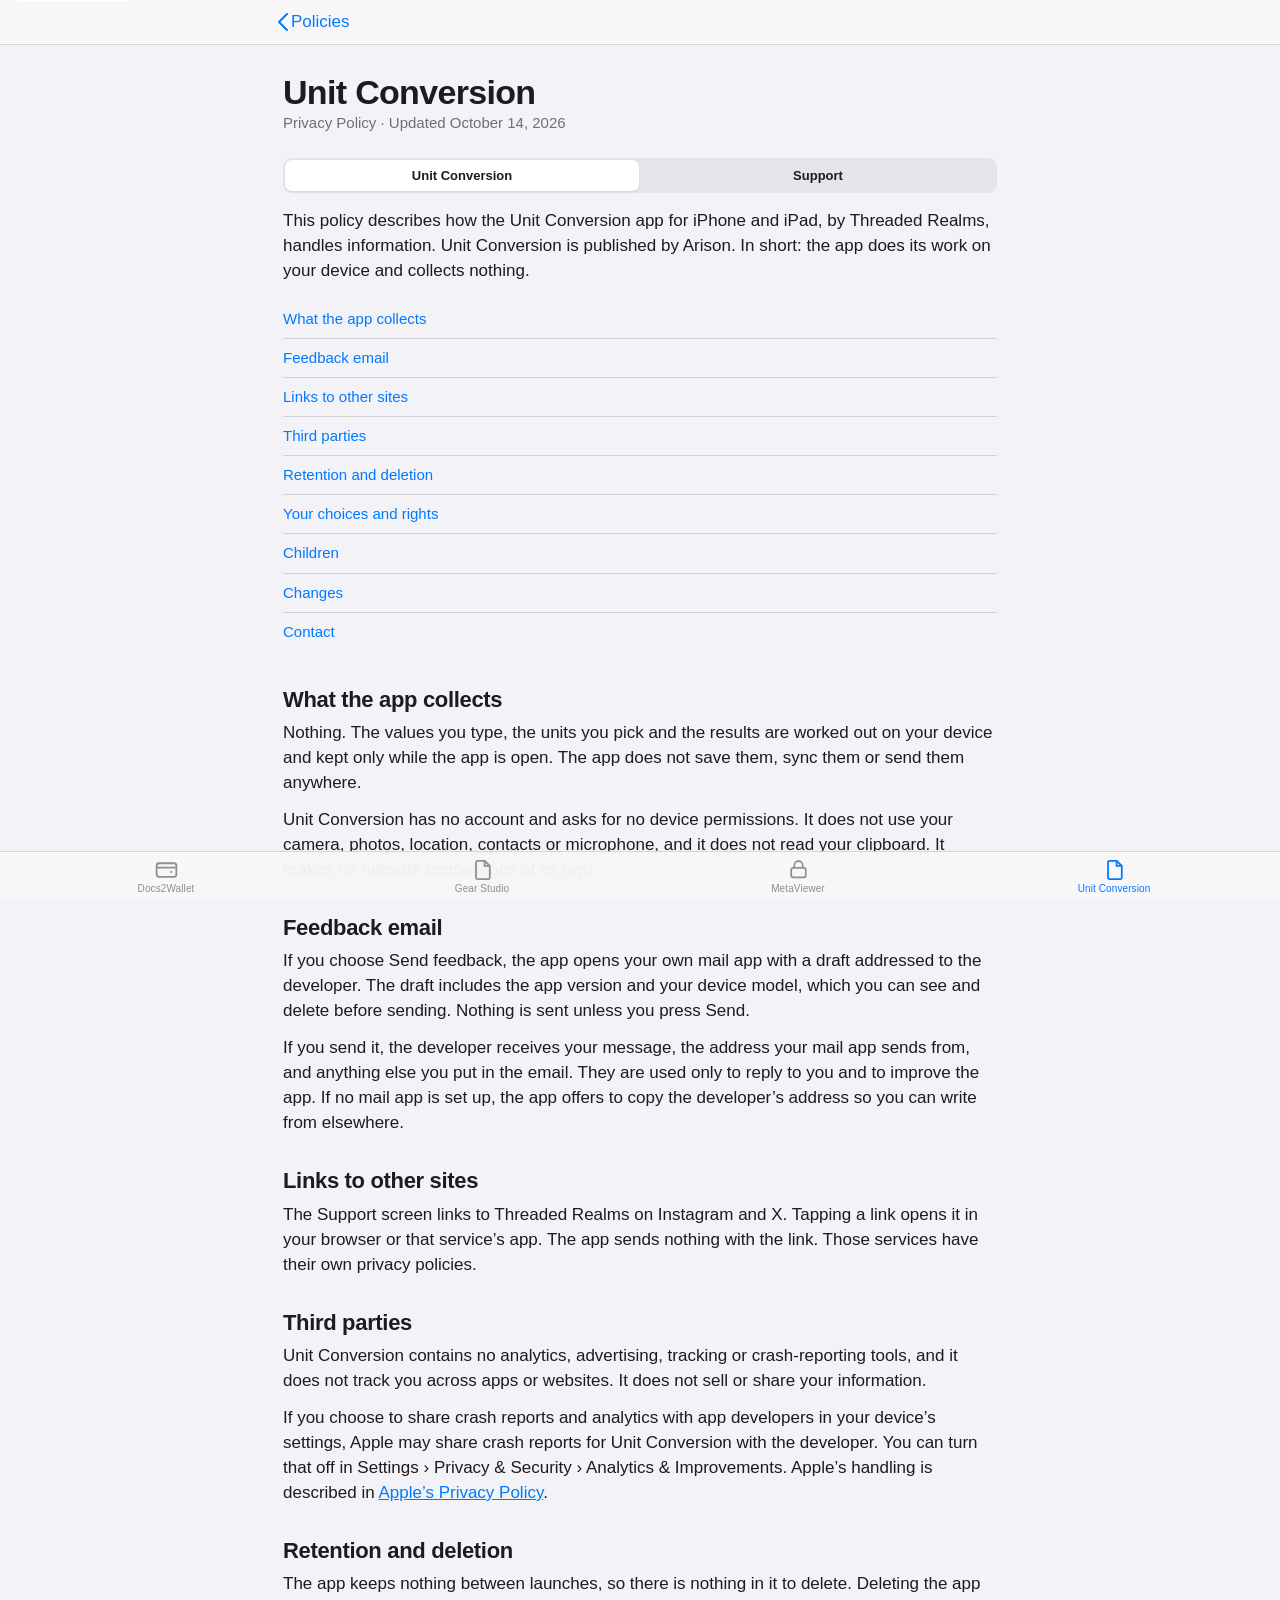
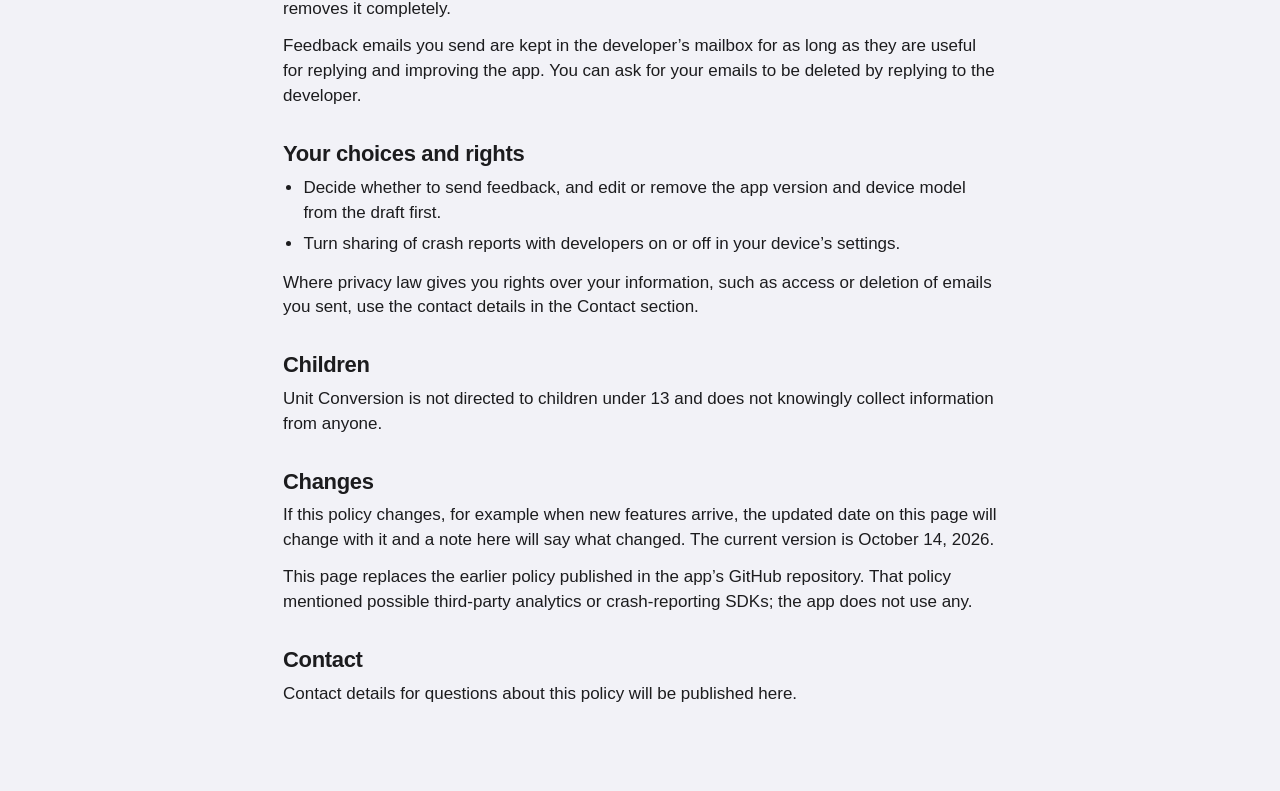
<file: Unit_Conversion_Privacy_Policy/index.html>
<!DOCTYPE html>
<html lang="en">
<head>
  <meta charset="utf-8">
  <meta name="viewport" content="width=device-width, initial-scale=1, viewport-fit=cover">
  <meta name="description" content="Privacy policy for Unit Conversion by Threaded Realms: conversions happen on your device and the app collects nothing.">
  <title>Unit Conversion Privacy Policy</title>
  <link rel="icon" href="../assets/favicon.svg" type="image/svg+xml">
  <link rel="stylesheet" href="../assets/site.css">
</head>
<body data-view="policy" data-folder="Unit_Conversion_Privacy_Policy">
  <a class="skip" href="#policy">Skip to policy</a>
  <header class="toolbar">
    <div class="toolbar-row">
      <a class="back" href="../">
        <svg viewBox="0 0 12 20" aria-hidden="true"><path d="M10 2 L2 10 L10 18" fill="none" stroke="currentColor" stroke-width="2" stroke-linecap="round" stroke-linejoin="round"/></svg>
        Policies
      </a>
    </div>
  </header>
  <main class="frame policy" id="policy">
    <header class="title-block">
      <h1>Unit Conversion</h1>
      <p class="updated">Privacy Policy · Updated October 14, 2026</p>
    </header>
    <div id="sections"></div>
    <article>
      <p>This policy describes how the Unit Conversion app for iPhone and iPad, by Threaded Realms, handles information. Unit Conversion is published by Arison. In short: the app does its work on your device and collects nothing.</p>

      <nav class="toc" aria-label="On this page">
        <a href="#collect">What the app collects</a>
        <a href="#feedback">Feedback email</a>
        <a href="#links">Links to other sites</a>
        <a href="#third-parties">Third parties</a>
        <a href="#retention">Retention and deletion</a>
        <a href="#choices">Your choices and rights</a>
        <a href="#children">Children</a>
        <a href="#changes">Changes</a>
        <a href="#contact">Contact</a>
      </nav>

      <h2 id="collect">What the app collects</h2>
      <p>Nothing. The values you type, the units you pick and the results are worked out on your device and kept only while the app is open. The app does not save them, sync them or send them anywhere.</p>
      <p>Unit Conversion has no account and asks for no device permissions. It does not use your camera, photos, location, contacts or microphone, and it does not read your clipboard. It makes no network connections of its own.</p>

      <h2 id="feedback">Feedback email</h2>
      <p>If you choose Send feedback, the app opens your own mail app with a draft addressed to the developer. The draft includes the app version and your device model, which you can see and delete before sending. Nothing is sent unless you press Send.</p>
      <p>If you send it, the developer receives your message, the address your mail app sends from, and anything else you put in the email. They are used only to reply to you and to improve the app. If no mail app is set up, the app offers to copy the developer’s address so you can write from elsewhere.</p>

      <h2 id="links">Links to other sites</h2>
      <p>The Support screen links to Threaded Realms on Instagram and X. Tapping a link opens it in your browser or that service’s app. The app sends nothing with the link. Those services have their own privacy policies.</p>

      <h2 id="third-parties">Third parties</h2>
      <p>Unit Conversion contains no analytics, advertising, tracking or crash-reporting tools, and it does not track you across apps or websites. It does not sell or share your information.</p>
      <p>If you choose to share crash reports and analytics with app developers in your device’s settings, Apple may share crash reports for Unit Conversion with the developer. You can turn that off in Settings › Privacy &amp; Security › Analytics &amp; Improvements. Apple’s handling is described in <a href="https://www.apple.com/legal/privacy/">Apple’s Privacy Policy</a>.</p>

      <h2 id="retention">Retention and deletion</h2>
      <p>The app keeps nothing between launches, so there is nothing in it to delete. Deleting the app removes it completely.</p>
      <p>Feedback emails you send are kept in the developer’s mailbox for as long as they are useful for replying and improving the app. You can ask for your emails to be deleted by replying to the developer.</p>

      <h2 id="choices">Your choices and rights</h2>
      <ul>
        <li>Decide whether to send feedback, and edit or remove the app version and device model from the draft first.</li>
        <li>Turn sharing of crash reports with developers on or off in your device’s settings.</li>
      </ul>
      <p>Where privacy law gives you rights over your information, such as access or deletion of emails you sent, use the contact details in the Contact section.</p>

      <h2 id="children">Children</h2>
      <p>Unit Conversion is not directed to children under 13 and does not knowingly collect information from anyone.</p>

      <h2 id="changes">Changes</h2>
      <p>If this policy changes, for example when new features arrive, the updated date on this page will change with it and a note here will say what changed. The current version is October 14, 2026.</p>
      <p>This page replaces the earlier policy published in the app’s GitHub repository. That policy mentioned possible third-party analytics or crash-reporting SDKs; the app does not use any.</p>

      <h2 id="contact">Contact</h2>
      <p>Contact details for questions about this policy will be published here.</p>
    </article>
  </main>
  <nav class="tab-bar" id="tab-bar" aria-label="Privacy policies"></nav>
  <script src="../assets/site.js"></script>
</body>
</html>
</file>
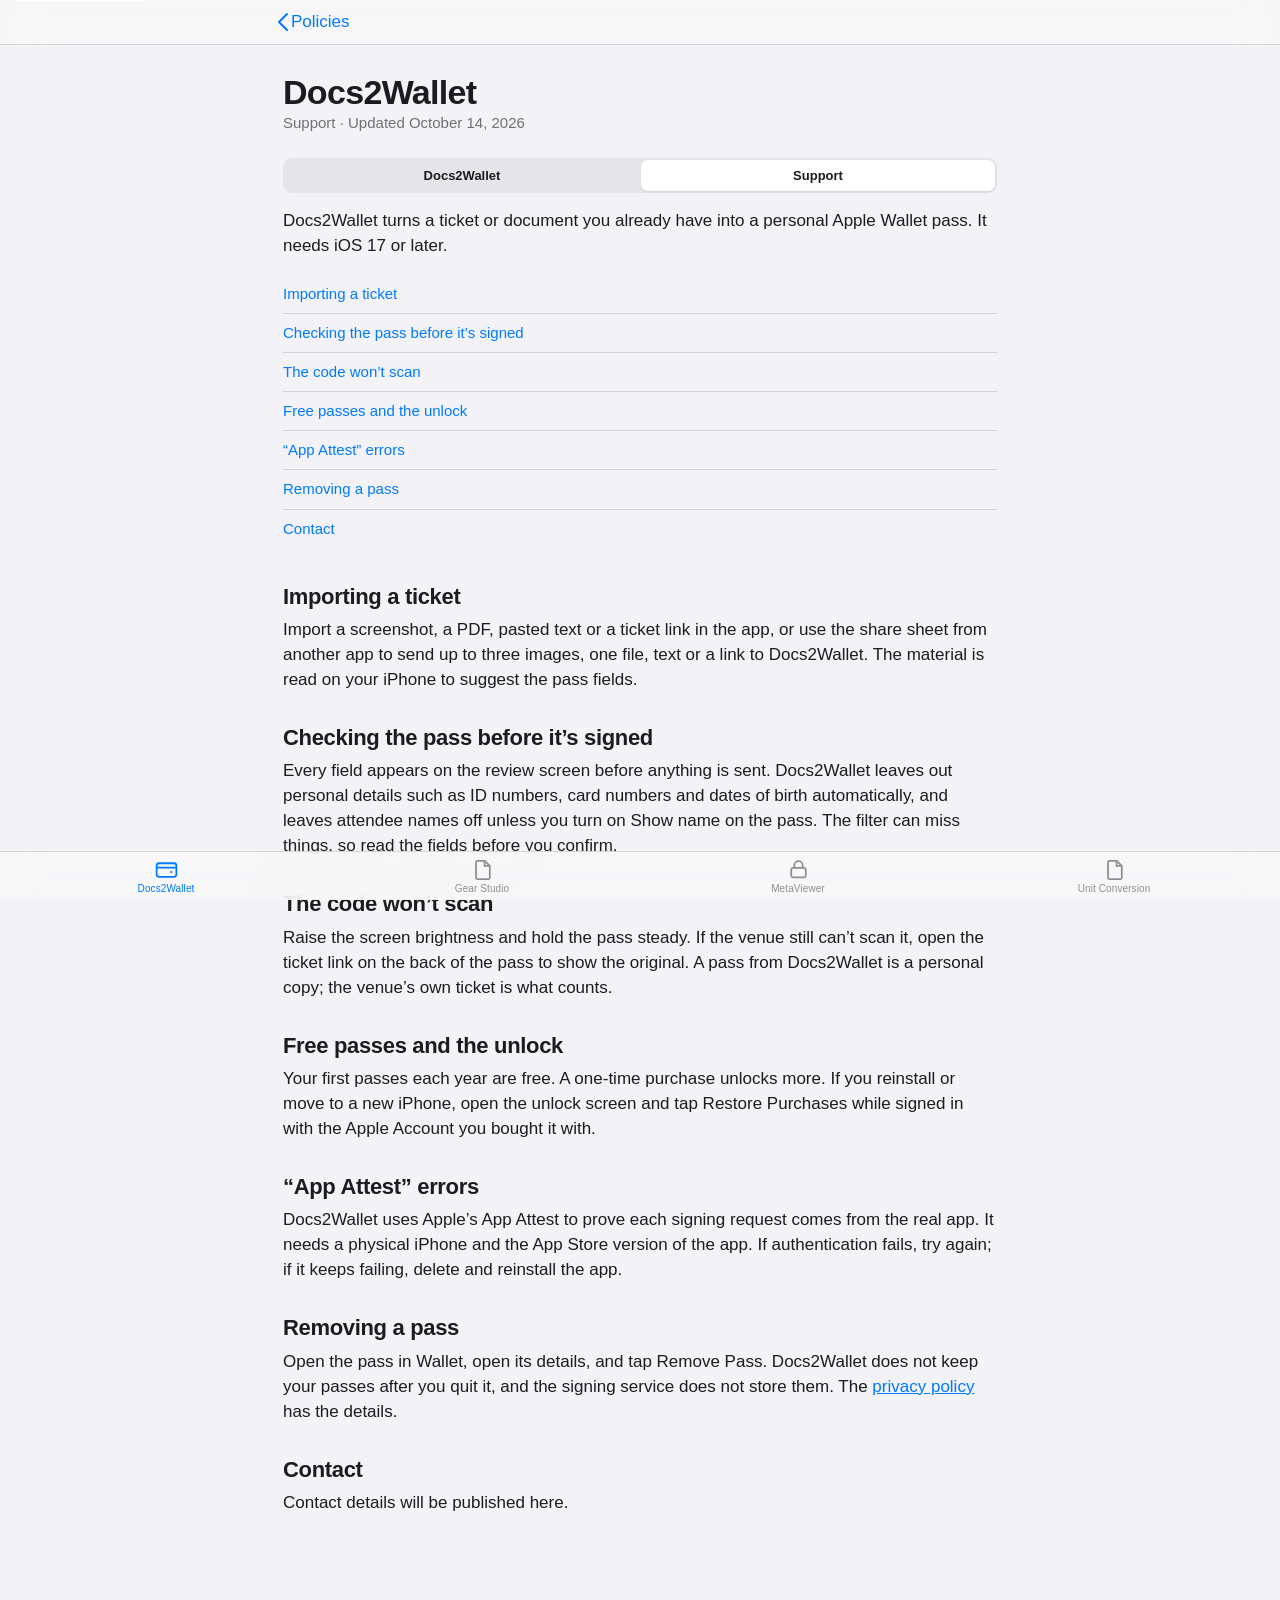
<file: Docs_to_Wallet_Privacy_Policy/support.html>
<!DOCTYPE html>
<html lang="en">
<head>
  <meta charset="utf-8">
  <meta name="viewport" content="width=device-width, initial-scale=1, viewport-fit=cover">
  <meta name="description" content="Help with Docs2Wallet: importing tickets, free passes and the unlock, removing passes, and how to get in touch.">
  <title>Support</title>
  <link rel="icon" href="../assets/favicon.svg" type="image/svg+xml">
  <link rel="stylesheet" href="../assets/site.css">
</head>
<body data-view="policy" data-folder="Docs_to_Wallet_Privacy_Policy">
  <a class="skip" href="#policy">Skip to support</a>
  <header class="toolbar">
    <div class="toolbar-row">
      <a class="back" href="../">
        <svg viewBox="0 0 12 20" aria-hidden="true"><path d="M10 2 L2 10 L10 18" fill="none" stroke="currentColor" stroke-width="2" stroke-linecap="round" stroke-linejoin="round"/></svg>
        Policies
      </a>
    </div>
  </header>
  <main class="frame policy" id="policy">
    <header class="title-block">
      <h1>Docs2Wallet</h1>
      <p class="updated">Support · Updated October 14, 2026</p>
    </header>
    <div id="sections"></div>
    <article>
      <p>Docs2Wallet turns a ticket or document you already have into a personal Apple Wallet pass. It needs iOS 17 or later.</p>

      <nav class="toc" aria-label="On this page">
        <a href="#import">Importing a ticket</a>
        <a href="#review">Checking the pass before it’s signed</a>
        <a href="#scan">The code won’t scan</a>
        <a href="#free">Free passes and the unlock</a>
        <a href="#attest">“App Attest” errors</a>
        <a href="#remove">Removing a pass</a>
        <a href="#contact">Contact</a>
      </nav>

      <h2 id="import">Importing a ticket</h2>
      <p>Import a screenshot, a PDF, pasted text or a ticket link in the app, or use the share sheet from another app to send up to three images, one file, text or a link to Docs2Wallet. The material is read on your iPhone to suggest the pass fields.</p>

      <h2 id="review">Checking the pass before it’s signed</h2>
      <p>Every field appears on the review screen before anything is sent. Docs2Wallet leaves out personal details such as ID numbers, card numbers and dates of birth automatically, and leaves attendee names off unless you turn on Show name on the pass. The filter can miss things, so read the fields before you confirm.</p>

      <h2 id="scan">The code won’t scan</h2>
      <p>Raise the screen brightness and hold the pass steady. If the venue still can’t scan it, open the ticket link on the back of the pass to show the original. A pass from Docs2Wallet is a personal copy; the venue’s own ticket is what counts.</p>

      <h2 id="free">Free passes and the unlock</h2>
      <p>Your first passes each year are free. A one-time purchase unlocks more. If you reinstall or move to a new iPhone, open the unlock screen and tap Restore Purchases while signed in with the Apple Account you bought it with.</p>

      <h2 id="attest">“App Attest” errors</h2>
      <p>Docs2Wallet uses Apple’s App Attest to prove each signing request comes from the real app. It needs a physical iPhone and the App Store version of the app. If authentication fails, try again; if it keeps failing, delete and reinstall the app.</p>

      <h2 id="remove">Removing a pass</h2>
      <p>Open the pass in Wallet, open its details, and tap Remove Pass. Docs2Wallet does not keep your passes after you quit it, and the signing service does not store them. The <a href="./">privacy policy</a> has the details.</p>

      <h2 id="contact">Contact</h2>
      <p>Contact details will be published here.</p>
    </article>
  </main>
  <nav class="tab-bar" id="tab-bar" aria-label="Privacy policies"></nav>
  <script src="../assets/site.js"></script>
</body>
</html>
</file>
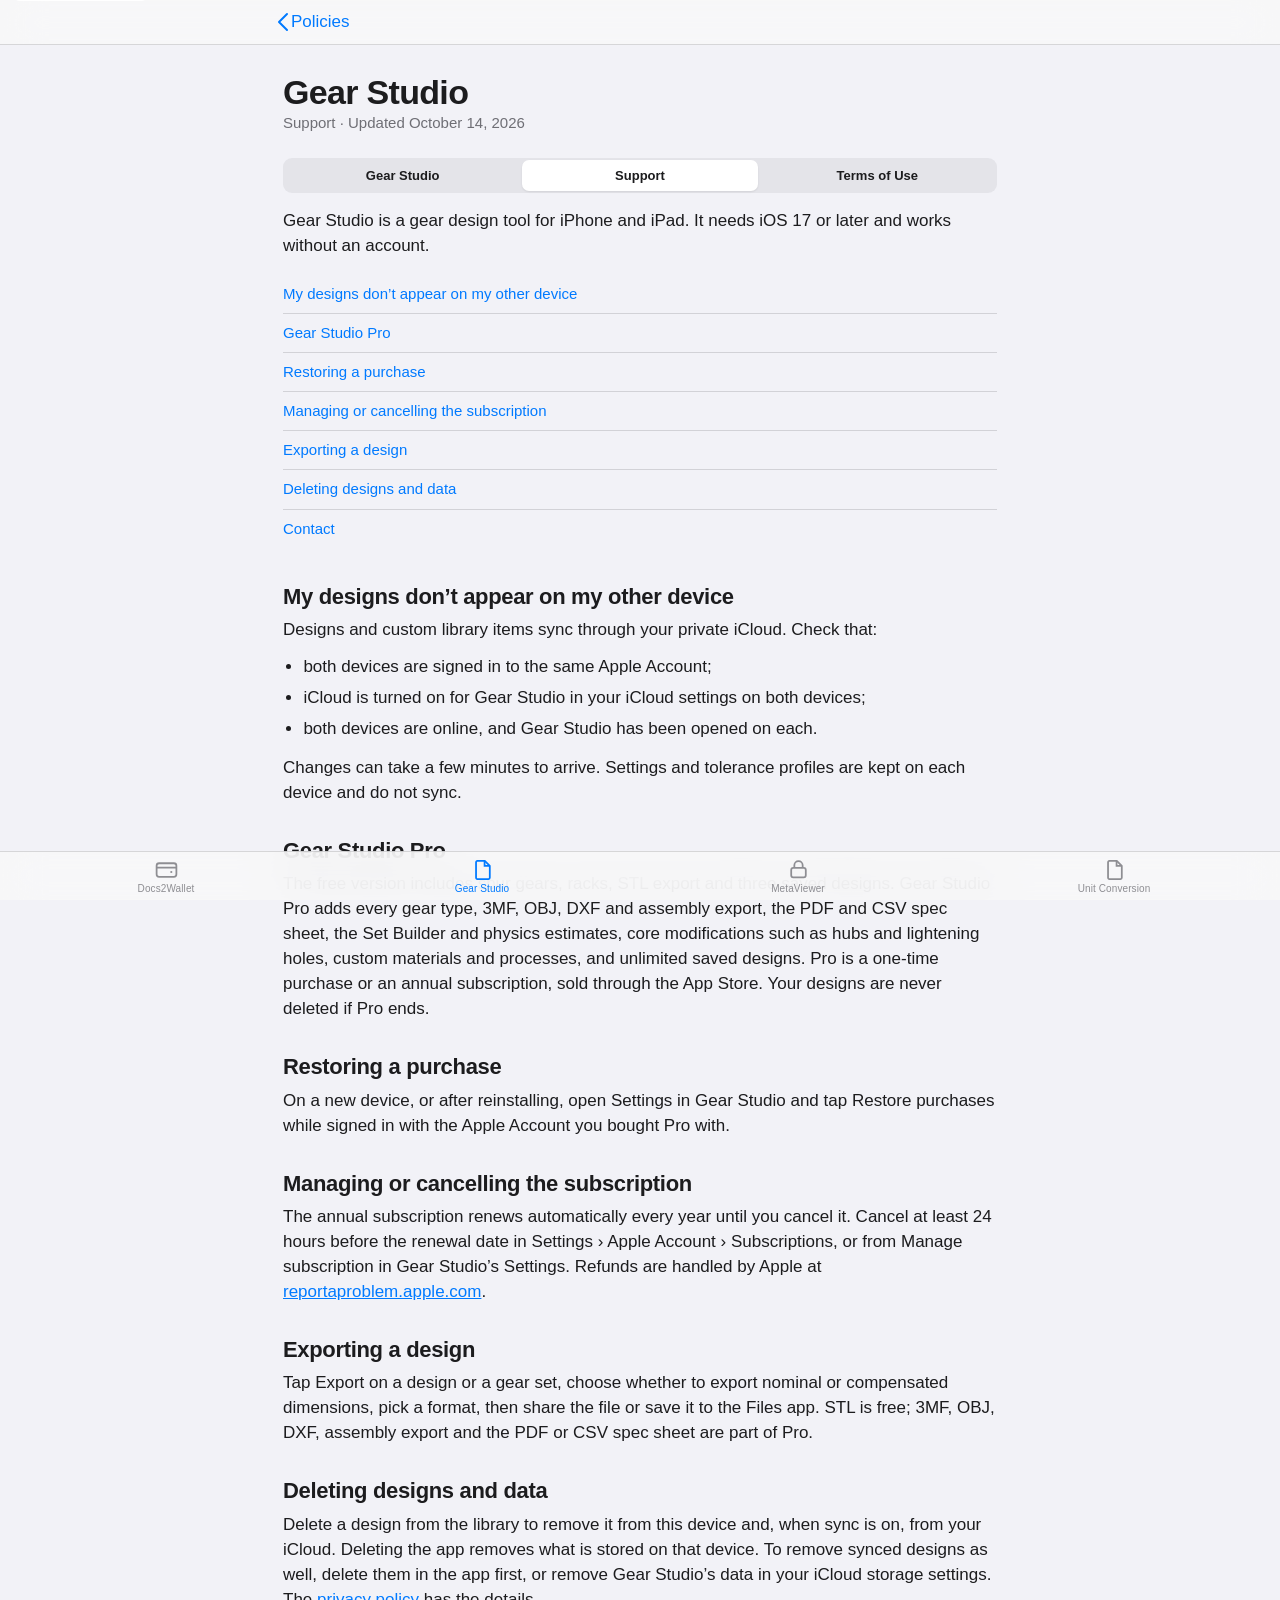
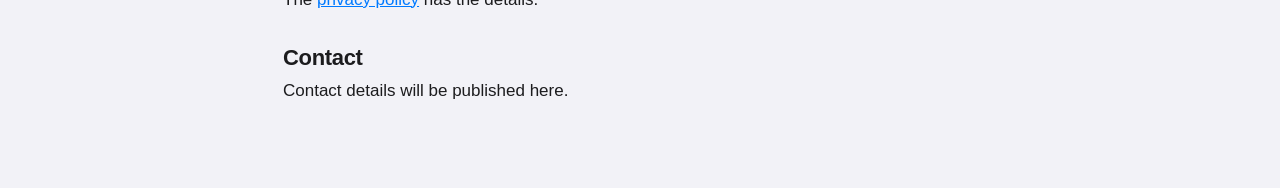
<file: Gear_Studio_Privacy_Policy/support.html>
<!DOCTYPE html>
<html lang="en">
<head>
  <meta charset="utf-8">
  <meta name="viewport" content="width=device-width, initial-scale=1, viewport-fit=cover">
  <meta name="description" content="Help with Gear Studio: iCloud sync, Gear Studio Pro, exports, deleting designs and how to get in touch.">
  <title>Support</title>
  <link rel="icon" href="../assets/favicon.svg" type="image/svg+xml">
  <link rel="stylesheet" href="../assets/site.css">
</head>
<body data-view="policy" data-folder="Gear_Studio_Privacy_Policy">
  <a class="skip" href="#policy">Skip to support</a>
  <header class="toolbar">
    <div class="toolbar-row">
      <a class="back" href="../">
        <svg viewBox="0 0 12 20" aria-hidden="true"><path d="M10 2 L2 10 L10 18" fill="none" stroke="currentColor" stroke-width="2" stroke-linecap="round" stroke-linejoin="round"/></svg>
        Policies
      </a>
    </div>
  </header>
  <main class="frame policy" id="policy">
    <header class="title-block">
      <h1>Gear Studio</h1>
      <p class="updated">Support · Updated October 14, 2026</p>
    </header>
    <div id="sections"></div>
    <article>
      <p>Gear Studio is a gear design tool for iPhone and iPad. It needs iOS 17 or later and works without an account.</p>

      <nav class="toc" aria-label="On this page">
        <a href="#sync">My designs don’t appear on my other device</a>
        <a href="#pro">Gear Studio Pro</a>
        <a href="#restore">Restoring a purchase</a>
        <a href="#cancel">Managing or cancelling the subscription</a>
        <a href="#export">Exporting a design</a>
        <a href="#delete">Deleting designs and data</a>
        <a href="#contact">Contact</a>
      </nav>

      <h2 id="sync">My designs don’t appear on my other device</h2>
      <p>Designs and custom library items sync through your private iCloud. Check that:</p>
      <ul>
        <li>both devices are signed in to the same Apple Account;</li>
        <li>iCloud is turned on for Gear Studio in your iCloud settings on both devices;</li>
        <li>both devices are online, and Gear Studio has been opened on each.</li>
      </ul>
      <p>Changes can take a few minutes to arrive. Settings and tolerance profiles are kept on each device and do not sync.</p>

      <h2 id="pro">Gear Studio Pro</h2>
      <p>The free version includes spur gears, racks, STL export and three saved designs. Gear Studio Pro adds every gear type, 3MF, OBJ, DXF and assembly export, the PDF and CSV spec sheet, the Set Builder and physics estimates, core modifications such as hubs and lightening holes, custom materials and processes, and unlimited saved designs. Pro is a one-time purchase or an annual subscription, sold through the App Store. Your designs are never deleted if Pro ends.</p>

      <h2 id="restore">Restoring a purchase</h2>
      <p>On a new device, or after reinstalling, open Settings in Gear Studio and tap Restore purchases while signed in with the Apple Account you bought Pro with.</p>

      <h2 id="cancel">Managing or cancelling the subscription</h2>
      <p>The annual subscription renews automatically every year until you cancel it. Cancel at least 24 hours before the renewal date in Settings › Apple Account › Subscriptions, or from Manage subscription in Gear Studio’s Settings. Refunds are handled by Apple at <a href="https://reportaproblem.apple.com/">reportaproblem.apple.com</a>.</p>

      <h2 id="export">Exporting a design</h2>
      <p>Tap Export on a design or a gear set, choose whether to export nominal or compensated dimensions, pick a format, then share the file or save it to the Files app. STL is free; 3MF, OBJ, DXF, assembly export and the PDF or CSV spec sheet are part of Pro.</p>

      <h2 id="delete">Deleting designs and data</h2>
      <p>Delete a design from the library to remove it from this device and, when sync is on, from your iCloud. Deleting the app removes what is stored on that device. To remove synced designs as well, delete them in the app first, or remove Gear Studio’s data in your iCloud storage settings. The <a href="./">privacy policy</a> has the details.</p>

      <h2 id="contact">Contact</h2>
      <p>Contact details will be published here.</p>
    </article>
  </main>
  <nav class="tab-bar" id="tab-bar" aria-label="Privacy policies"></nav>
  <script src="../assets/site.js"></script>
</body>
</html>
</file>
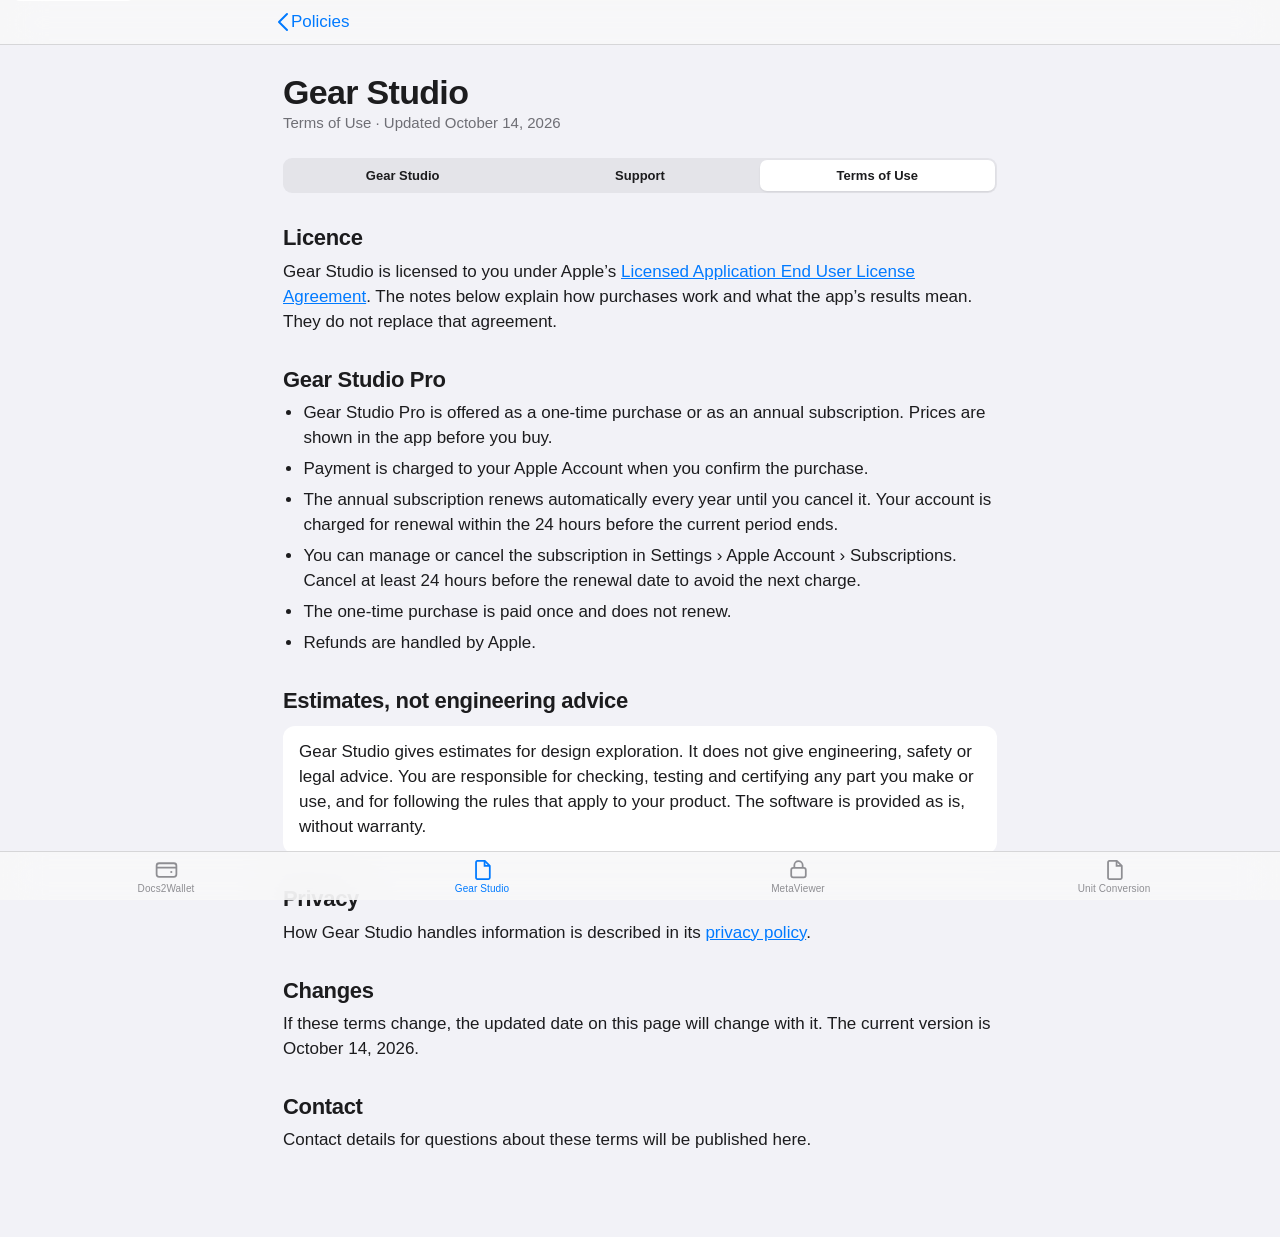
<file: Gear_Studio_Privacy_Policy/terms.html>
<!DOCTYPE html>
<html lang="en">
<head>
  <meta charset="utf-8">
  <meta name="viewport" content="width=device-width, initial-scale=1, viewport-fit=cover">
  <meta name="description" content="Terms of use for Gear Studio, including Gear Studio Pro purchases and the engineering-estimates notice.">
  <title>Terms of Use</title>
  <link rel="icon" href="../assets/favicon.svg" type="image/svg+xml">
  <link rel="stylesheet" href="../assets/site.css">
</head>
<body data-view="policy" data-folder="Gear_Studio_Privacy_Policy">
  <a class="skip" href="#policy">Skip to terms</a>
  <header class="toolbar">
    <div class="toolbar-row">
      <a class="back" href="../">
        <svg viewBox="0 0 12 20" aria-hidden="true"><path d="M10 2 L2 10 L10 18" fill="none" stroke="currentColor" stroke-width="2" stroke-linecap="round" stroke-linejoin="round"/></svg>
        Policies
      </a>
    </div>
  </header>
  <main class="frame policy" id="policy">
    <header class="title-block">
      <h1>Gear Studio</h1>
      <p class="updated">Terms of Use · Updated October 14, 2026</p>
    </header>
    <div id="sections"></div>
    <article>
      <h2 id="license">Licence</h2>
      <p>Gear Studio is licensed to you under Apple’s <a href="https://www.apple.com/legal/internet-services/itunes/dev/stdeula/">Licensed Application End User License Agreement</a>. The notes below explain how purchases work and what the app’s results mean. They do not replace that agreement.</p>

      <h2 id="purchases">Gear Studio Pro</h2>
      <ul>
        <li>Gear Studio Pro is offered as a one-time purchase or as an annual subscription. Prices are shown in the app before you buy.</li>
        <li>Payment is charged to your Apple Account when you confirm the purchase.</li>
        <li>The annual subscription renews automatically every year until you cancel it. Your account is charged for renewal within the 24 hours before the current period ends.</li>
        <li>You can manage or cancel the subscription in Settings › Apple Account › Subscriptions. Cancel at least 24 hours before the renewal date to avoid the next charge.</li>
        <li>The one-time purchase is paid once and does not renew.</li>
        <li>Refunds are handled by Apple.</li>
      </ul>

      <h2 id="estimates">Estimates, not engineering advice</h2>
      <div class="note">
        <p>Gear Studio gives estimates for design exploration. It does not give engineering, safety or legal advice. You are responsible for checking, testing and certifying any part you make or use, and for following the rules that apply to your product. The software is provided as is, without warranty.</p>
      </div>

      <h2 id="privacy">Privacy</h2>
      <p>How Gear Studio handles information is described in its <a href="./">privacy policy</a>.</p>

      <h2 id="changes">Changes</h2>
      <p>If these terms change, the updated date on this page will change with it. The current version is October 14, 2026.</p>

      <h2 id="contact">Contact</h2>
      <p>Contact details for questions about these terms will be published here.</p>
    </article>
  </main>
  <nav class="tab-bar" id="tab-bar" aria-label="Privacy policies"></nav>
  <script src="../assets/site.js"></script>
</body>
</html>
</file>
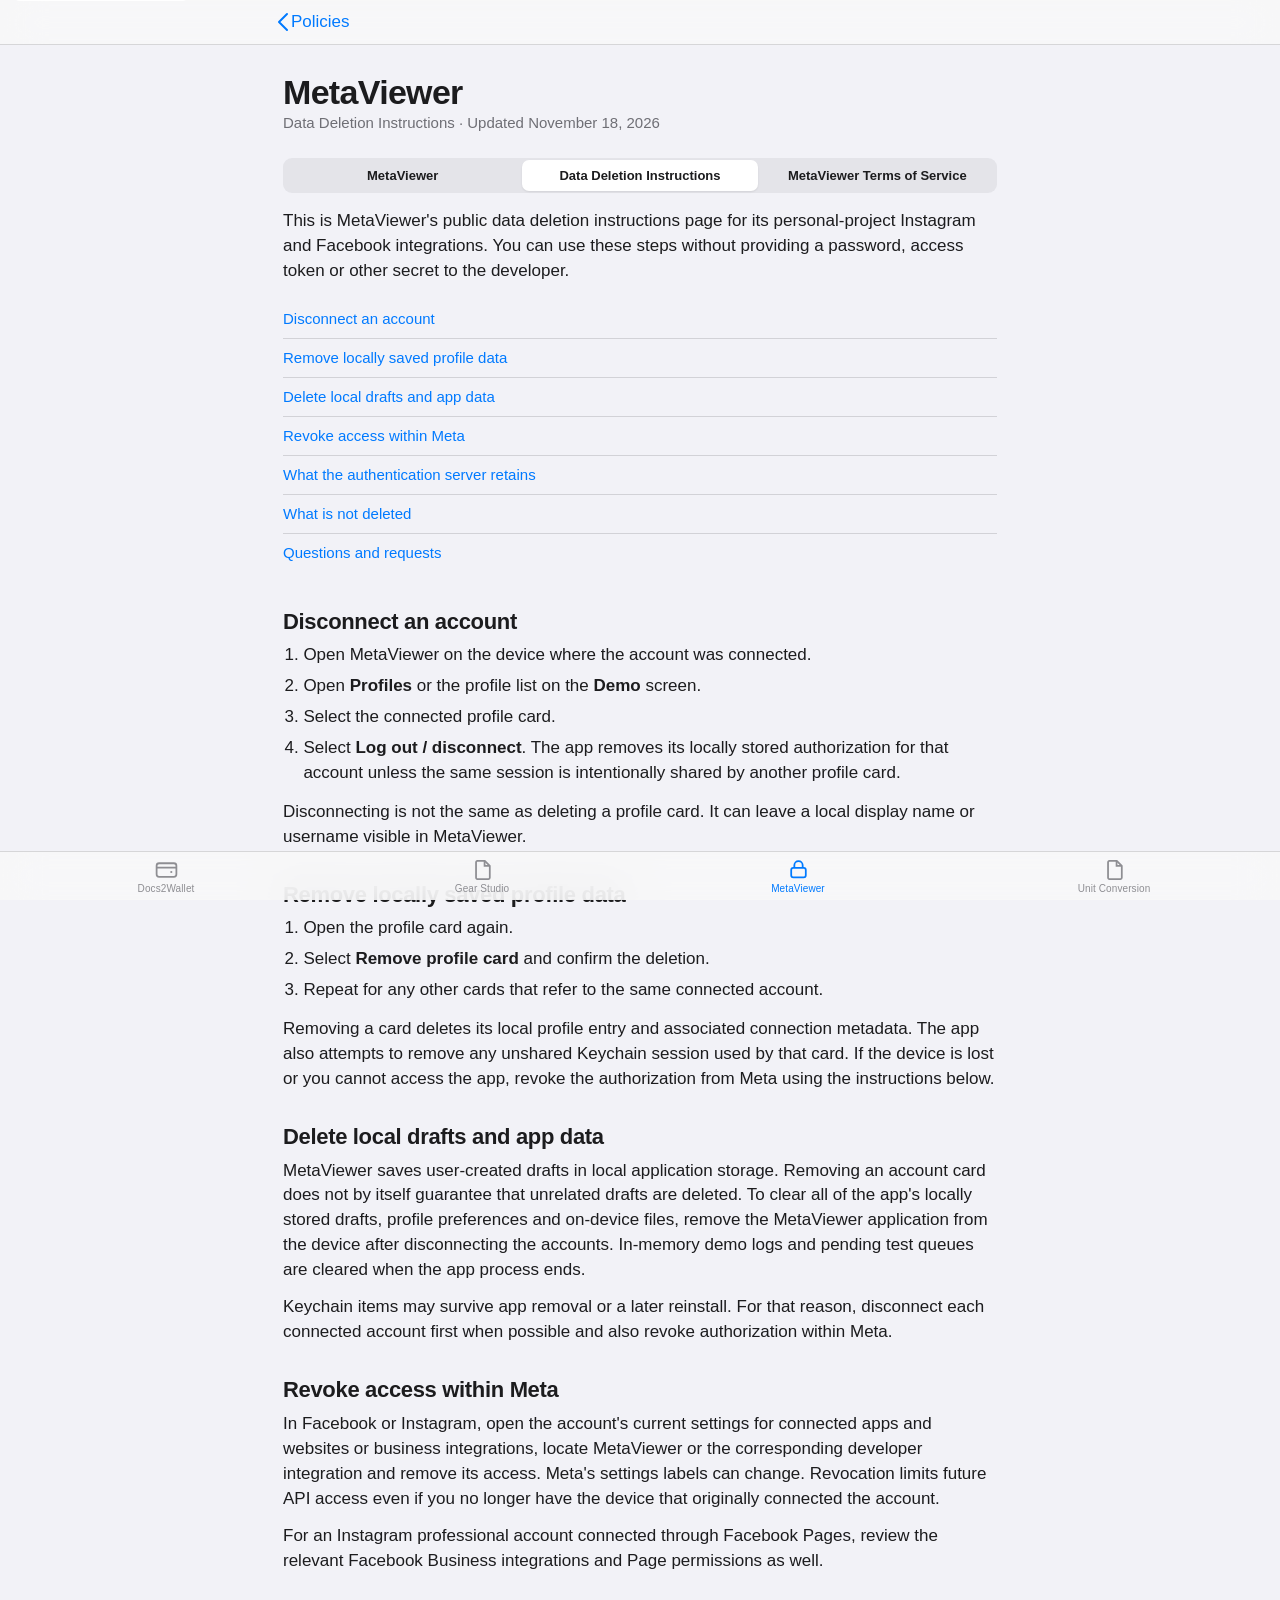
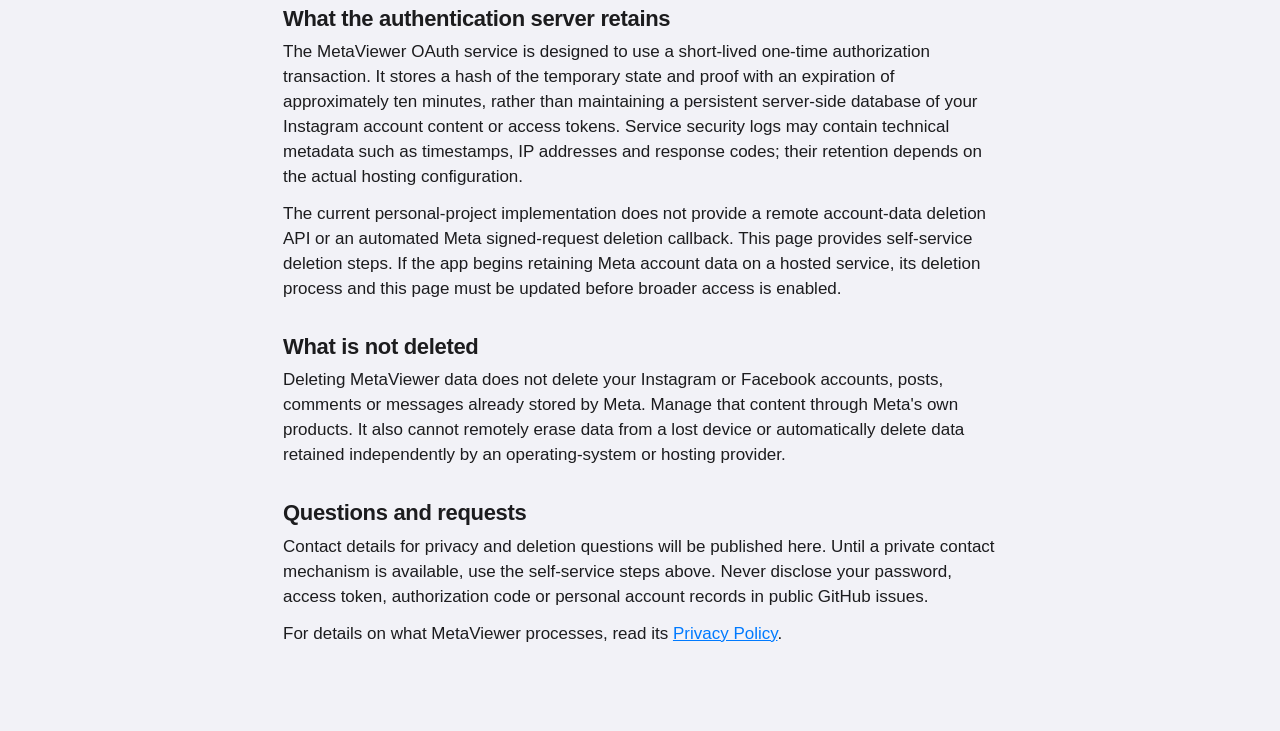
<file: MetaViewer_Privacy_Policy/data-deletion.html>
<!DOCTYPE html>
<html lang="en">
<head>
  <meta charset="utf-8">
  <meta name="viewport" content="width=device-width, initial-scale=1, viewport-fit=cover">
  <meta name="description" content="Data deletion instructions for MetaViewer's Instagram and Facebook integrations.">
  <title>Data Deletion Instructions</title>
  <link rel="icon" href="../assets/favicon.svg" type="image/svg+xml">
  <link rel="stylesheet" href="../assets/site.css">
</head>
<body data-view="policy" data-folder="MetaViewer_Privacy_Policy">
  <a class="skip" href="#policy">Skip to data deletion</a>
  <header class="toolbar"><div class="toolbar-row">
    <a class="back" href="../"><svg viewBox="0 0 12 20" aria-hidden="true"><path d="M10 2 L2 10 L10 18" fill="none" stroke="currentColor" stroke-width="2" stroke-linecap="round" stroke-linejoin="round"/></svg>Policies</a>
  </div></header>
  <main class="frame policy" id="policy">
    <header class="title-block">
      <h1>MetaViewer</h1>
      <p class="updated">Data Deletion Instructions · Updated November 18, 2026</p>
    </header>
    <div id="sections"></div>
    <article>
      <p>This is MetaViewer's public data deletion instructions page for its personal-project Instagram and Facebook integrations. You can use these steps without providing a password, access token or other secret to the developer.</p>
      <nav class="toc" aria-label="On this page">
        <a href="#disconnect">Disconnect an account</a>
        <a href="#remove">Remove locally saved profile data</a>
        <a href="#drafts">Delete local drafts and app data</a>
        <a href="#revoke">Revoke access within Meta</a>
        <a href="#server">What the authentication server retains</a>
        <a href="#limits">What is not deleted</a>
        <a href="#contact">Questions and requests</a>
      </nav>
      <h2 id="disconnect">Disconnect an account</h2>
      <ol>
        <li>Open MetaViewer on the device where the account was connected.</li>
        <li>Open <strong>Profiles</strong> or the profile list on the <strong>Demo</strong> screen.</li>
        <li>Select the connected profile card.</li>
        <li>Select <strong>Log out / disconnect</strong>. The app removes its locally stored authorization for that account unless the same session is intentionally shared by another profile card.</li>
      </ol>
      <p>Disconnecting is not the same as deleting a profile card. It can leave a local display name or username visible in MetaViewer.</p>

      <h2 id="remove">Remove locally saved profile data</h2>
      <ol>
        <li>Open the profile card again.</li>
        <li>Select <strong>Remove profile card</strong> and confirm the deletion.</li>
        <li>Repeat for any other cards that refer to the same connected account.</li>
      </ol>
      <p>Removing a card deletes its local profile entry and associated connection metadata. The app also attempts to remove any unshared Keychain session used by that card. If the device is lost or you cannot access the app, revoke the authorization from Meta using the instructions below.</p>

      <h2 id="drafts">Delete local drafts and app data</h2>
      <p>MetaViewer saves user-created drafts in local application storage. Removing an account card does not by itself guarantee that unrelated drafts are deleted. To clear all of the app's locally stored drafts, profile preferences and on-device files, remove the MetaViewer application from the device after disconnecting the accounts. In-memory demo logs and pending test queues are cleared when the app process ends.</p>
      <p>Keychain items may survive app removal or a later reinstall. For that reason, disconnect each connected account first when possible and also revoke authorization within Meta.</p>

      <h2 id="revoke">Revoke access within Meta</h2>
      <p>In Facebook or Instagram, open the account's current settings for connected apps and websites or business integrations, locate MetaViewer or the corresponding developer integration and remove its access. Meta's settings labels can change. Revocation limits future API access even if you no longer have the device that originally connected the account.</p>
      <p>For an Instagram professional account connected through Facebook Pages, review the relevant Facebook Business integrations and Page permissions as well.</p>

      <h2 id="server">What the authentication server retains</h2>
      <p>The MetaViewer OAuth service is designed to use a short-lived one-time authorization transaction. It stores a hash of the temporary state and proof with an expiration of approximately ten minutes, rather than maintaining a persistent server-side database of your Instagram account content or access tokens. Service security logs may contain technical metadata such as timestamps, IP addresses and response codes; their retention depends on the actual hosting configuration.</p>
      <p>The current personal-project implementation does not provide a remote account-data deletion API or an automated Meta signed-request deletion callback. This page provides self-service deletion steps. If the app begins retaining Meta account data on a hosted service, its deletion process and this page must be updated before broader access is enabled.</p>

      <h2 id="limits">What is not deleted</h2>
      <p>Deleting MetaViewer data does not delete your Instagram or Facebook accounts, posts, comments or messages already stored by Meta. Manage that content through Meta's own products. It also cannot remotely erase data from a lost device or automatically delete data retained independently by an operating-system or hosting provider.</p>

      <h2 id="contact">Questions and requests</h2>
      <p>Contact details for privacy and deletion questions will be published here. Until a private contact mechanism is available, use the self-service steps above. Never disclose your password, access token, authorization code or personal account records in public GitHub issues.</p>
      <p>For details on what MetaViewer processes, read its <a href="./">Privacy Policy</a>.</p>
    </article>
  </main>
  <nav class="tab-bar" id="tab-bar" aria-label="Privacy policies"></nav>
  <script src="../assets/site.js"></script>
</body>
</html>
</file>
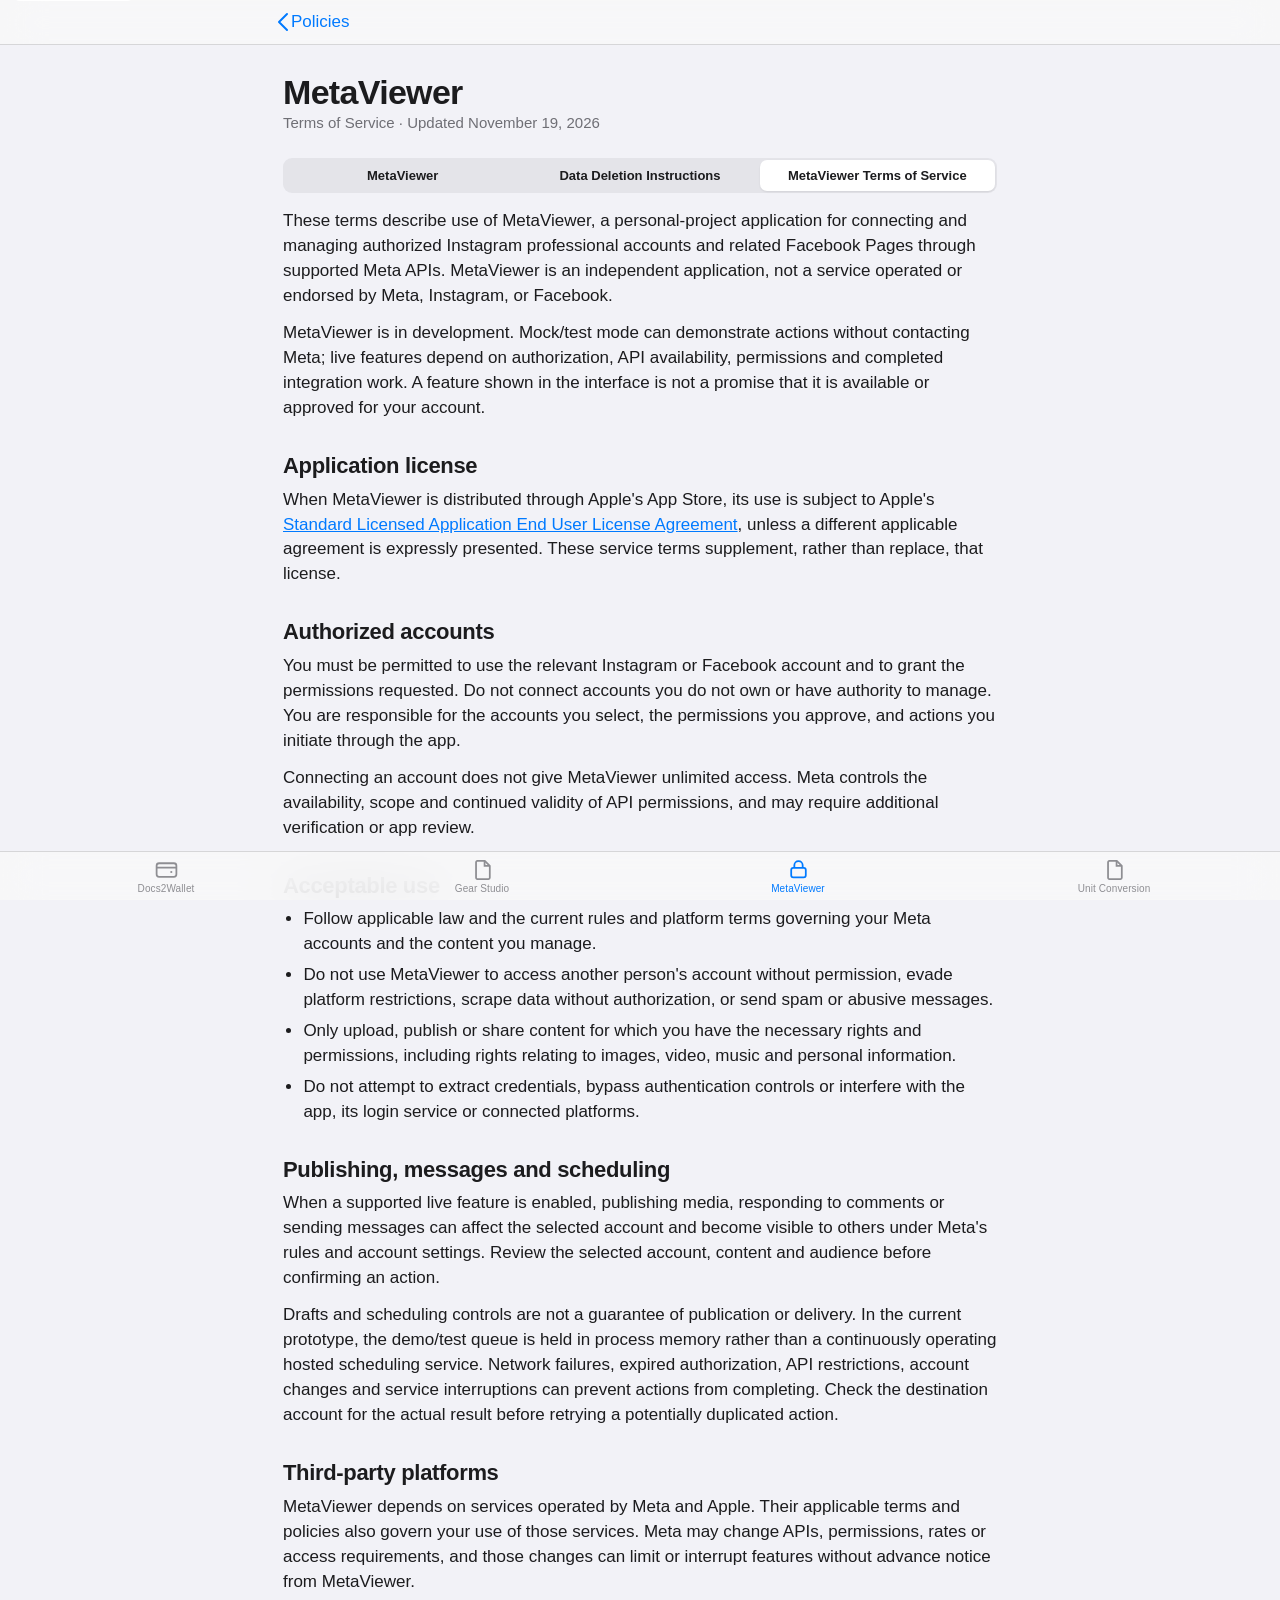
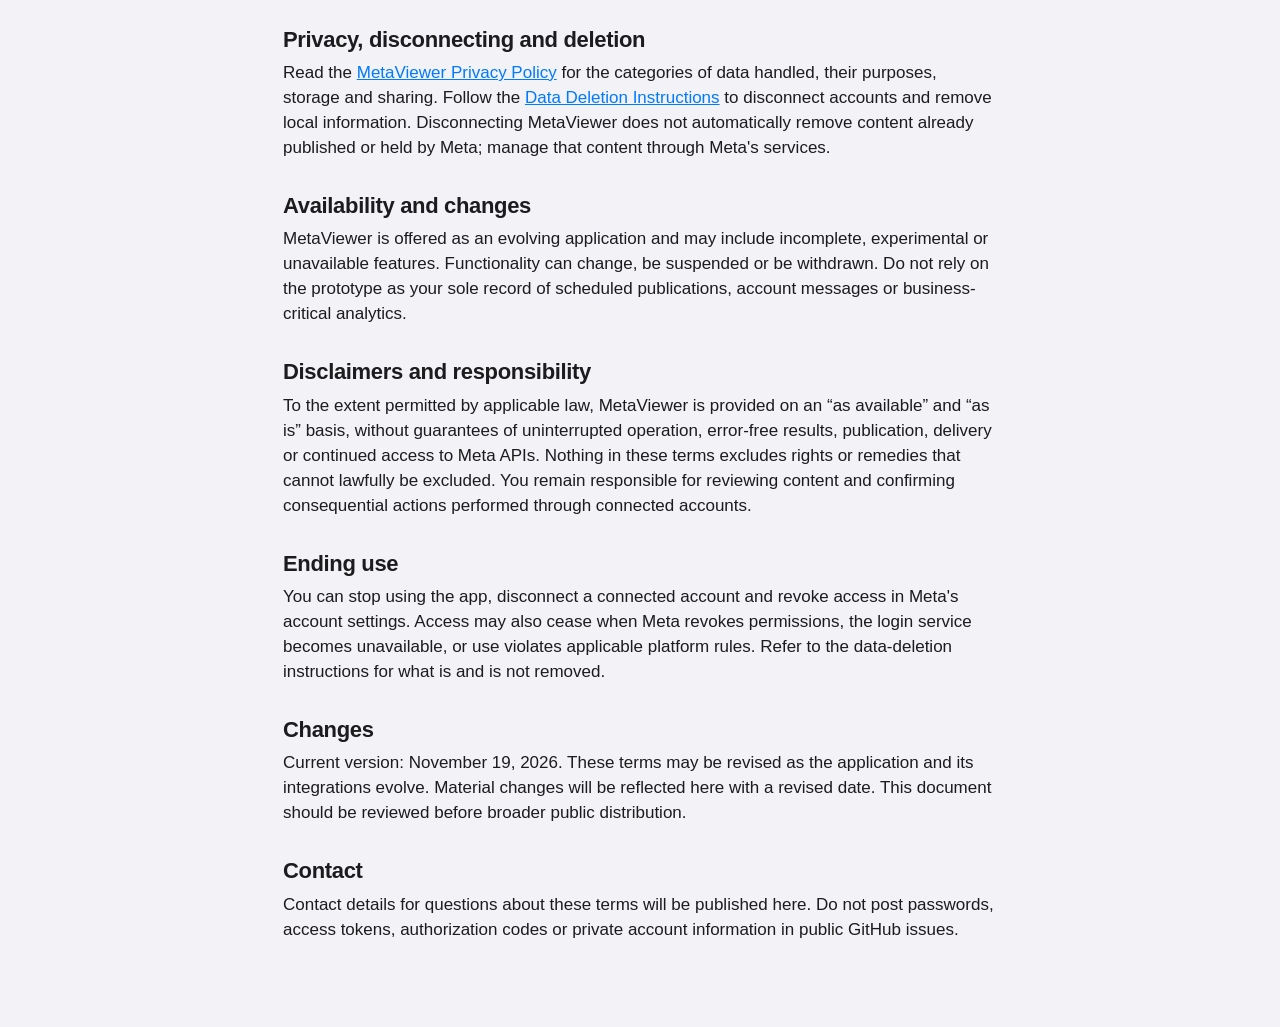
<file: MetaViewer_Privacy_Policy/terms.html>
<!DOCTYPE html>
<html lang="en">
<head>
  <meta charset="utf-8">
  <meta name="viewport" content="width=device-width, initial-scale=1, viewport-fit=cover">
  <meta name="description" content="MetaViewer Terms of Service for connected Instagram and Facebook professional-account integrations.">
  <title>MetaViewer Terms of Service</title>
  <link rel="icon" href="../assets/favicon.svg" type="image/svg+xml">
  <link rel="stylesheet" href="../assets/site.css">
</head>
<body data-view="policy" data-folder="MetaViewer_Privacy_Policy">
  <a class="skip" href="#policy">Skip to terms</a>
  <header class="toolbar"><div class="toolbar-row">
    <a class="back" href="../"><svg viewBox="0 0 12 20" aria-hidden="true"><path d="M10 2 L2 10 L10 18" fill="none" stroke="currentColor" stroke-width="2" stroke-linecap="round" stroke-linejoin="round"/></svg>Policies</a>
  </div></header>
  <main class="frame policy" id="policy">
    <header class="title-block">
      <h1>MetaViewer</h1>
      <p class="updated">Terms of Service · Updated November 19, 2026</p>
    </header>
    <div id="sections"></div>
    <article>
      <p>These terms describe use of MetaViewer, a personal-project application for connecting and managing authorized Instagram professional accounts and related Facebook Pages through supported Meta APIs. MetaViewer is an independent application, not a service operated or endorsed by Meta, Instagram, or Facebook.</p>
      <p>MetaViewer is in development. Mock/test mode can demonstrate actions without contacting Meta; live features depend on authorization, API availability, permissions and completed integration work. A feature shown in the interface is not a promise that it is available or approved for your account.</p>

      <h2 id="license">Application license</h2>
      <p>When MetaViewer is distributed through Apple's App Store, its use is subject to Apple's <a href="https://www.apple.com/legal/internet-services/itunes/dev/stdeula/">Standard Licensed Application End User License Agreement</a>, unless a different applicable agreement is expressly presented. These service terms supplement, rather than replace, that license.</p>

      <h2 id="eligibility">Authorized accounts</h2>
      <p>You must be permitted to use the relevant Instagram or Facebook account and to grant the permissions requested. Do not connect accounts you do not own or have authority to manage. You are responsible for the accounts you select, the permissions you approve, and actions you initiate through the app.</p>
      <p>Connecting an account does not give MetaViewer unlimited access. Meta controls the availability, scope and continued validity of API permissions, and may require additional verification or app review.</p>

      <h2 id="acceptable-use">Acceptable use</h2>
      <ul>
        <li>Follow applicable law and the current rules and platform terms governing your Meta accounts and the content you manage.</li>
        <li>Do not use MetaViewer to access another person's account without permission, evade platform restrictions, scrape data without authorization, or send spam or abusive messages.</li>
        <li>Only upload, publish or share content for which you have the necessary rights and permissions, including rights relating to images, video, music and personal information.</li>
        <li>Do not attempt to extract credentials, bypass authentication controls or interfere with the app, its login service or connected platforms.</li>
      </ul>

      <h2 id="publishing">Publishing, messages and scheduling</h2>
      <p>When a supported live feature is enabled, publishing media, responding to comments or sending messages can affect the selected account and become visible to others under Meta's rules and account settings. Review the selected account, content and audience before confirming an action.</p>
      <p>Drafts and scheduling controls are not a guarantee of publication or delivery. In the current prototype, the demo/test queue is held in process memory rather than a continuously operating hosted scheduling service. Network failures, expired authorization, API restrictions, account changes and service interruptions can prevent actions from completing. Check the destination account for the actual result before retrying a potentially duplicated action.</p>

      <h2 id="third-party">Third-party platforms</h2>
      <p>MetaViewer depends on services operated by Meta and Apple. Their applicable terms and policies also govern your use of those services. Meta may change APIs, permissions, rates or access requirements, and those changes can limit or interrupt features without advance notice from MetaViewer.</p>

      <h2 id="privacy">Privacy, disconnecting and deletion</h2>
      <p>Read the <a href="./">MetaViewer Privacy Policy</a> for the categories of data handled, their purposes, storage and sharing. Follow the <a href="data-deletion.html">Data Deletion Instructions</a> to disconnect accounts and remove local information. Disconnecting MetaViewer does not automatically remove content already published or held by Meta; manage that content through Meta's services.</p>

      <h2 id="availability">Availability and changes</h2>
      <p>MetaViewer is offered as an evolving application and may include incomplete, experimental or unavailable features. Functionality can change, be suspended or be withdrawn. Do not rely on the prototype as your sole record of scheduled publications, account messages or business-critical analytics.</p>

      <h2 id="warranties">Disclaimers and responsibility</h2>
      <p>To the extent permitted by applicable law, MetaViewer is provided on an “as available” and “as is” basis, without guarantees of uninterrupted operation, error-free results, publication, delivery or continued access to Meta APIs. Nothing in these terms excludes rights or remedies that cannot lawfully be excluded. You remain responsible for reviewing content and confirming consequential actions performed through connected accounts.</p>

      <h2 id="termination">Ending use</h2>
      <p>You can stop using the app, disconnect a connected account and revoke access in Meta's account settings. Access may also cease when Meta revokes permissions, the login service becomes unavailable, or use violates applicable platform rules. Refer to the data-deletion instructions for what is and is not removed.</p>

      <h2 id="changes">Changes</h2>
      <p>Current version: November 19, 2026. These terms may be revised as the application and its integrations evolve. Material changes will be reflected here with a revised date. This document should be reviewed before broader public distribution.</p>

      <h2 id="contact">Contact</h2>
      <p>Contact details for questions about these terms will be published here. Do not post passwords, access tokens, authorization codes or private account information in public GitHub issues.</p>
    </article>
  </main>
  <nav class="tab-bar" id="tab-bar" aria-label="App legal documents"></nav>
  <script src="../assets/site.js"></script>
</body>
</html>
</file>
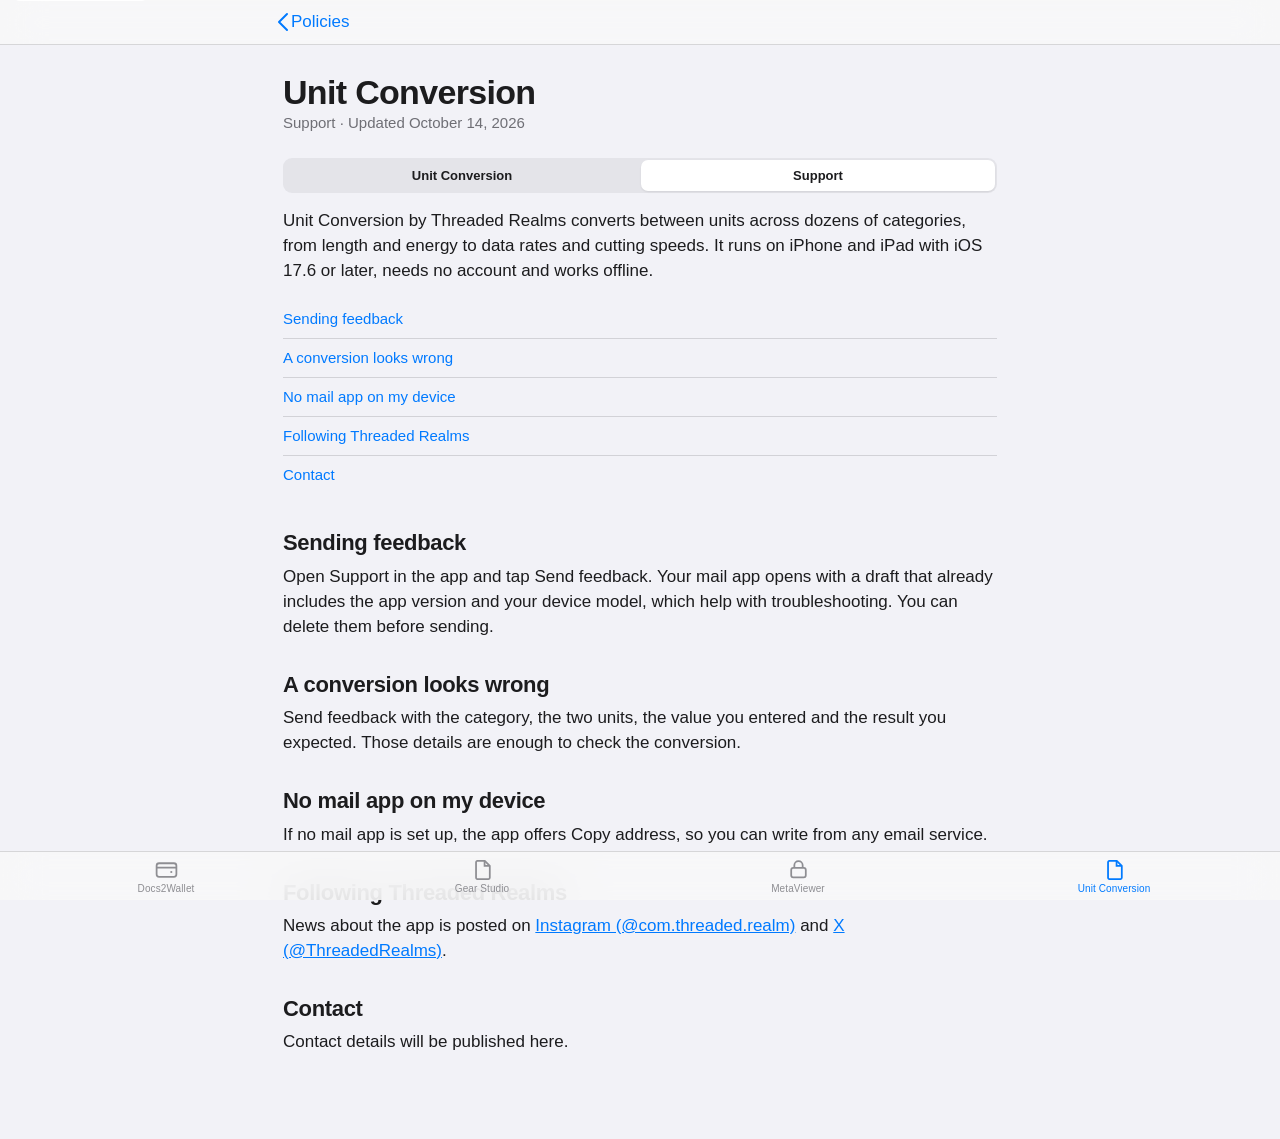
<file: Unit_Conversion_Privacy_Policy/support.html>
<!DOCTYPE html>
<html lang="en">
<head>
  <meta charset="utf-8">
  <meta name="viewport" content="width=device-width, initial-scale=1, viewport-fit=cover">
  <meta name="description" content="Help with Unit Conversion by Threaded Realms: sending feedback, reporting a wrong conversion and how to get in touch.">
  <title>Support</title>
  <link rel="icon" href="../assets/favicon.svg" type="image/svg+xml">
  <link rel="stylesheet" href="../assets/site.css">
</head>
<body data-view="policy" data-folder="Unit_Conversion_Privacy_Policy">
  <a class="skip" href="#policy">Skip to support</a>
  <header class="toolbar">
    <div class="toolbar-row">
      <a class="back" href="../">
        <svg viewBox="0 0 12 20" aria-hidden="true"><path d="M10 2 L2 10 L10 18" fill="none" stroke="currentColor" stroke-width="2" stroke-linecap="round" stroke-linejoin="round"/></svg>
        Policies
      </a>
    </div>
  </header>
  <main class="frame policy" id="policy">
    <header class="title-block">
      <h1>Unit Conversion</h1>
      <p class="updated">Support · Updated October 14, 2026</p>
    </header>
    <div id="sections"></div>
    <article>
      <p>Unit Conversion by Threaded Realms converts between units across dozens of categories, from length and energy to data rates and cutting speeds. It runs on iPhone and iPad with iOS 17.6 or later, needs no account and works offline.</p>

      <nav class="toc" aria-label="On this page">
        <a href="#feedback">Sending feedback</a>
        <a href="#wrong">A conversion looks wrong</a>
        <a href="#no-mail">No mail app on my device</a>
        <a href="#follow">Following Threaded Realms</a>
        <a href="#contact">Contact</a>
      </nav>

      <h2 id="feedback">Sending feedback</h2>
      <p>Open Support in the app and tap Send feedback. Your mail app opens with a draft that already includes the app version and your device model, which help with troubleshooting. You can delete them before sending.</p>

      <h2 id="wrong">A conversion looks wrong</h2>
      <p>Send feedback with the category, the two units, the value you entered and the result you expected. Those details are enough to check the conversion.</p>

      <h2 id="no-mail">No mail app on my device</h2>
      <p>If no mail app is set up, the app offers Copy address, so you can write from any email service.</p>

      <h2 id="follow">Following Threaded Realms</h2>
      <p>News about the app is posted on <a href="https://www.instagram.com/com.threaded.realm/">Instagram (@com.threaded.realm)</a> and <a href="https://x.com/ThreadedRealms">X (@ThreadedRealms)</a>.</p>

      <h2 id="contact">Contact</h2>
      <p>Contact details will be published here.</p>
    </article>
  </main>
  <nav class="tab-bar" id="tab-bar" aria-label="Privacy policies"></nav>
  <script src="../assets/site.js"></script>
</body>
</html>
</file>
<file: assets/site.css>
:root {
  color-scheme: light dark;
  --bg: #f2f2f7;
  --card: #ffffff;
  --text: #1c1c1e;
  --secondary: rgba(60, 60, 67, 0.72);
  --tertiary: rgba(60, 60, 67, 0.45);
  --separator: rgba(60, 60, 67, 0.18);
  --blue: #007aff;
  --tab: #8e8e93;
  --bar: rgba(249, 249, 249, 0.86);
  --fill: rgba(120, 120, 128, 0.12);
  --icon-bg: rgba(0, 122, 255, 0.12);
  --shadow: 0 1px 2px rgba(0, 0, 0, 0.04), 0 8px 24px rgba(0, 0, 0, 0.04);
  --font: -apple-system, BlinkMacSystemFont, "SF Pro Text", "SF Pro Display", "Segoe UI", sans-serif;
  --mono: ui-monospace, "SF Mono", Menlo, Consolas, monospace;
  --content: 42rem;
}

@media (prefers-color-scheme: dark) {
  :root {
    --bg: #000000;
    --card: #1c1c1e;
    --text: #f2f2f7;
    --secondary: rgba(235, 235, 245, 0.68);
    --tertiary: rgba(235, 235, 245, 0.4);
    --separator: rgba(84, 84, 88, 0.65);
    --blue: #0a84ff;
    --tab: #8e8e93;
    --bar: rgba(28, 28, 30, 0.86);
    --fill: rgba(120, 120, 128, 0.24);
    --icon-bg: rgba(10, 132, 255, 0.22);
    --shadow: 0 1px 2px rgba(0, 0, 0, 0.4);
  }
}

* { box-sizing: border-box; }

html, body {
  margin: 0;
  padding: 0;
  background: var(--bg);
  color: var(--text);
  font-family: var(--font);
  font-size: 17px;
  line-height: 1.47;
  -webkit-font-smoothing: antialiased;
}

html {
  scroll-padding-top: calc(52px + env(safe-area-inset-top));
  scroll-padding-bottom: calc(72px + env(safe-area-inset-bottom));
}

body {
  min-height: 100vh;
  padding-bottom: calc(72px + env(safe-area-inset-bottom));
}

a { color: var(--blue); }

.skip {
  position: absolute;
  left: 12px;
  top: -40px;
  background: var(--card);
  padding: 8px 12px;
  border-radius: 8px;
  z-index: 30;
}

.skip:focus { top: 12px; }

.frame {
  width: min(var(--content), calc(100% - 32px));
  margin: 0 auto;
}

.toolbar {
  position: sticky;
  top: 0;
  z-index: 10;
  background: var(--bar);
  -webkit-backdrop-filter: saturate(180%) blur(20px);
  backdrop-filter: saturate(180%) blur(20px);
  border-bottom: 0.5px solid var(--separator);
}

.toolbar-row {
  width: min(var(--content), calc(100% - 32px));
  margin: 0 auto;
  min-height: 44px;
  display: flex;
  align-items: center;
  padding-top: env(safe-area-inset-top);
}

.back {
  display: inline-flex;
  align-items: center;
  gap: 2px;
  margin-left: -6px;
  color: var(--blue);
  text-decoration: none;
  font-size: 17px;
}

.back svg { width: 12px; height: 20px; display: block; }

.title-block {
  padding: 18px 0 8px;
}

.title-block h1 {
  margin: 0;
  font-size: 34px;
  line-height: 1.15;
  font-weight: 700;
  letter-spacing: -0.02em;
}

.lede, .updated {
  margin: 6px 0 0;
  color: var(--secondary);
  font-size: 15px;
}

.library {
  display: flex;
  flex-direction: column;
  gap: 12px;
  padding: 8px 0 24px;
}

.card {
  display: grid;
  grid-template-columns: 48px 1fr auto;
  gap: 14px;
  align-items: center;
  padding: 16px;
  background: var(--card);
  border-radius: 16px;
  box-shadow: var(--shadow);
  color: inherit;
  text-decoration: none;
}

.card:active { opacity: 0.72; }

.card:focus-visible, .tab:focus-visible, .back:focus-visible, .segment a:focus-visible {
  outline: 3px solid var(--blue);
  outline-offset: 2px;
}

.card-icon, .tab svg {
  color: var(--blue);
}

.card-icon {
  width: 48px;
  height: 48px;
  border-radius: 12px;
  background: var(--icon-bg);
  display: grid;
  place-items: center;
}

.card-icon svg { width: 26px; height: 26px; }

.card-title {
  display: block;
  font-size: 17px;
  font-weight: 600;
  letter-spacing: -0.01em;
}

.card-summary, .card-meta {
  display: block;
  color: var(--secondary);
  font-size: 13px;
  line-height: 1.35;
}

.card-meta { margin-top: 4px; color: var(--tertiary); }

.chevron {
  color: var(--tertiary);
  font-size: 22px;
  line-height: 1;
}

.status {
  color: var(--secondary);
  font-size: 15px;
}

.segment {
  display: flex;
  gap: 2px;
  padding: 2px;
  margin: 4px 0 16px;
  background: var(--fill);
  border-radius: 9px;
}

.segment a {
  flex: 1;
  text-align: center;
  text-decoration: none;
  color: var(--text);
  font-size: 13px;
  font-weight: 590;
  padding: 6px 8px;
  border-radius: 7px;
}

.segment a[aria-current="page"] {
  background: var(--card);
  box-shadow: 0 1px 2px rgba(0, 0, 0, 0.08);
}

.policy h2 {
  margin: 32px 0 8px;
  font-size: 22px;
  line-height: 1.2;
  letter-spacing: -0.015em;
  scroll-margin-top: calc(64px + env(safe-area-inset-top));
}

.policy h3 {
  margin: 22px 0 6px;
  font-size: 17px;
}

.policy p { margin: 0 0 12px; }

.policy ul, .policy ol {
  margin: 0 0 14px;
  padding-left: 1.2em;
}

.policy li { margin: 6px 0; }

.policy code {
  font-family: var(--mono);
  font-size: 0.86em;
}

.toc {
  margin: 8px 0 4px;
  padding: 4px 0;
}

.toc a {
  display: block;
  padding: 8px 0;
  text-decoration: none;
  border-top: 0.5px solid var(--separator);
  font-size: 15px;
}

.toc a:first-child { border-top: none; }

.spec, .note {
  background: var(--card);
  border-radius: 12px;
  overflow: hidden;
  margin: 12px 0 16px;
}

.spec div {
  display: grid;
  grid-template-columns: minmax(7.5rem, 38%) 1fr;
  gap: 12px;
  padding: 11px 16px;
  border-top: 0.5px solid var(--separator);
}

.spec div:first-child { border-top: none; }

.spec dt {
  margin: 0;
  color: var(--secondary);
  font-weight: 400;
}

.spec dd {
  margin: 0;
  font-weight: 600;
  text-align: right;
  overflow-wrap: break-word;
}

@media (max-width: 520px) {
  .spec div {
    grid-template-columns: 1fr;
    gap: 2px;
  }

  .spec dd { text-align: left; }
}

.note { padding: 14px 16px; }
.note p:last-child { margin-bottom: 0; }

.tab-bar:empty { display: none; }

.tab-bar {
  position: fixed;
  left: 0;
  right: 0;
  bottom: 0;
  z-index: 20;
  display: flex;
  justify-content: space-around;
  height: calc(49px + env(safe-area-inset-bottom));
  padding: 0 8px env(safe-area-inset-bottom);
  background: var(--bar);
  -webkit-backdrop-filter: saturate(180%) blur(20px);
  backdrop-filter: saturate(180%) blur(20px);
  border-top: 0.5px solid var(--separator);
}

.tab {
  flex: 1;
  max-width: 96px;
  display: flex;
  flex-direction: column;
  align-items: center;
  justify-content: center;
  gap: 1px;
  color: var(--tab);
  text-decoration: none;
  font-size: 10px;
  line-height: 1.15;
  letter-spacing: 0.01em;
}

.tab svg { width: 25px; height: 25px; color: inherit; }

.tab[aria-current="page"] { color: var(--blue); }

@media (min-width: 720px) {
  .title-block { padding-top: 28px; }
}

@media (prefers-reduced-motion: reduce) {
  * { scroll-behavior: auto; }
}

@media print {
  body { background: #fff; color: #000; padding: 0; }
  .toolbar, .tab-bar, .skip, .back { display: none; }
  a { color: #000; }
}

/* Group the published legal documents without changing existing document URLs. */
.legal-navigation { display: flex; gap: 10px; margin: 8px 0 20px; }
.legal-navigation a { flex: 1; padding: 12px; text-align: center; border-radius: 12px; background: var(--card); text-decoration: none; font-weight: 600; }
.legal-group { margin: 16px 0 30px; scroll-margin-top: 20px; }
.legal-group h2 { font-size: 24px; margin: 0 0 4px; }
.legal-group > .lede { margin-bottom: 16px; }
.legal-card { background: var(--card); border-radius: 16px; padding: 16px; margin: 12px 0; box-shadow: var(--shadow); }
.legal-card-header { display: flex; align-items: center; gap: 12px; }
.legal-card-header h3 { margin: 0; font-size: 18px; }
.document-list { list-style: none; padding: 8px 0 0; margin: 8px 0 0; border-top: 1px solid var(--separator); }
.document-list li { padding: 7px 0; }
.document-list a { text-decoration: none; }
.legal-navigation a:focus-visible, .document-list a:focus-visible { outline: 3px solid var(--blue); outline-offset: 2px; }
</file>
